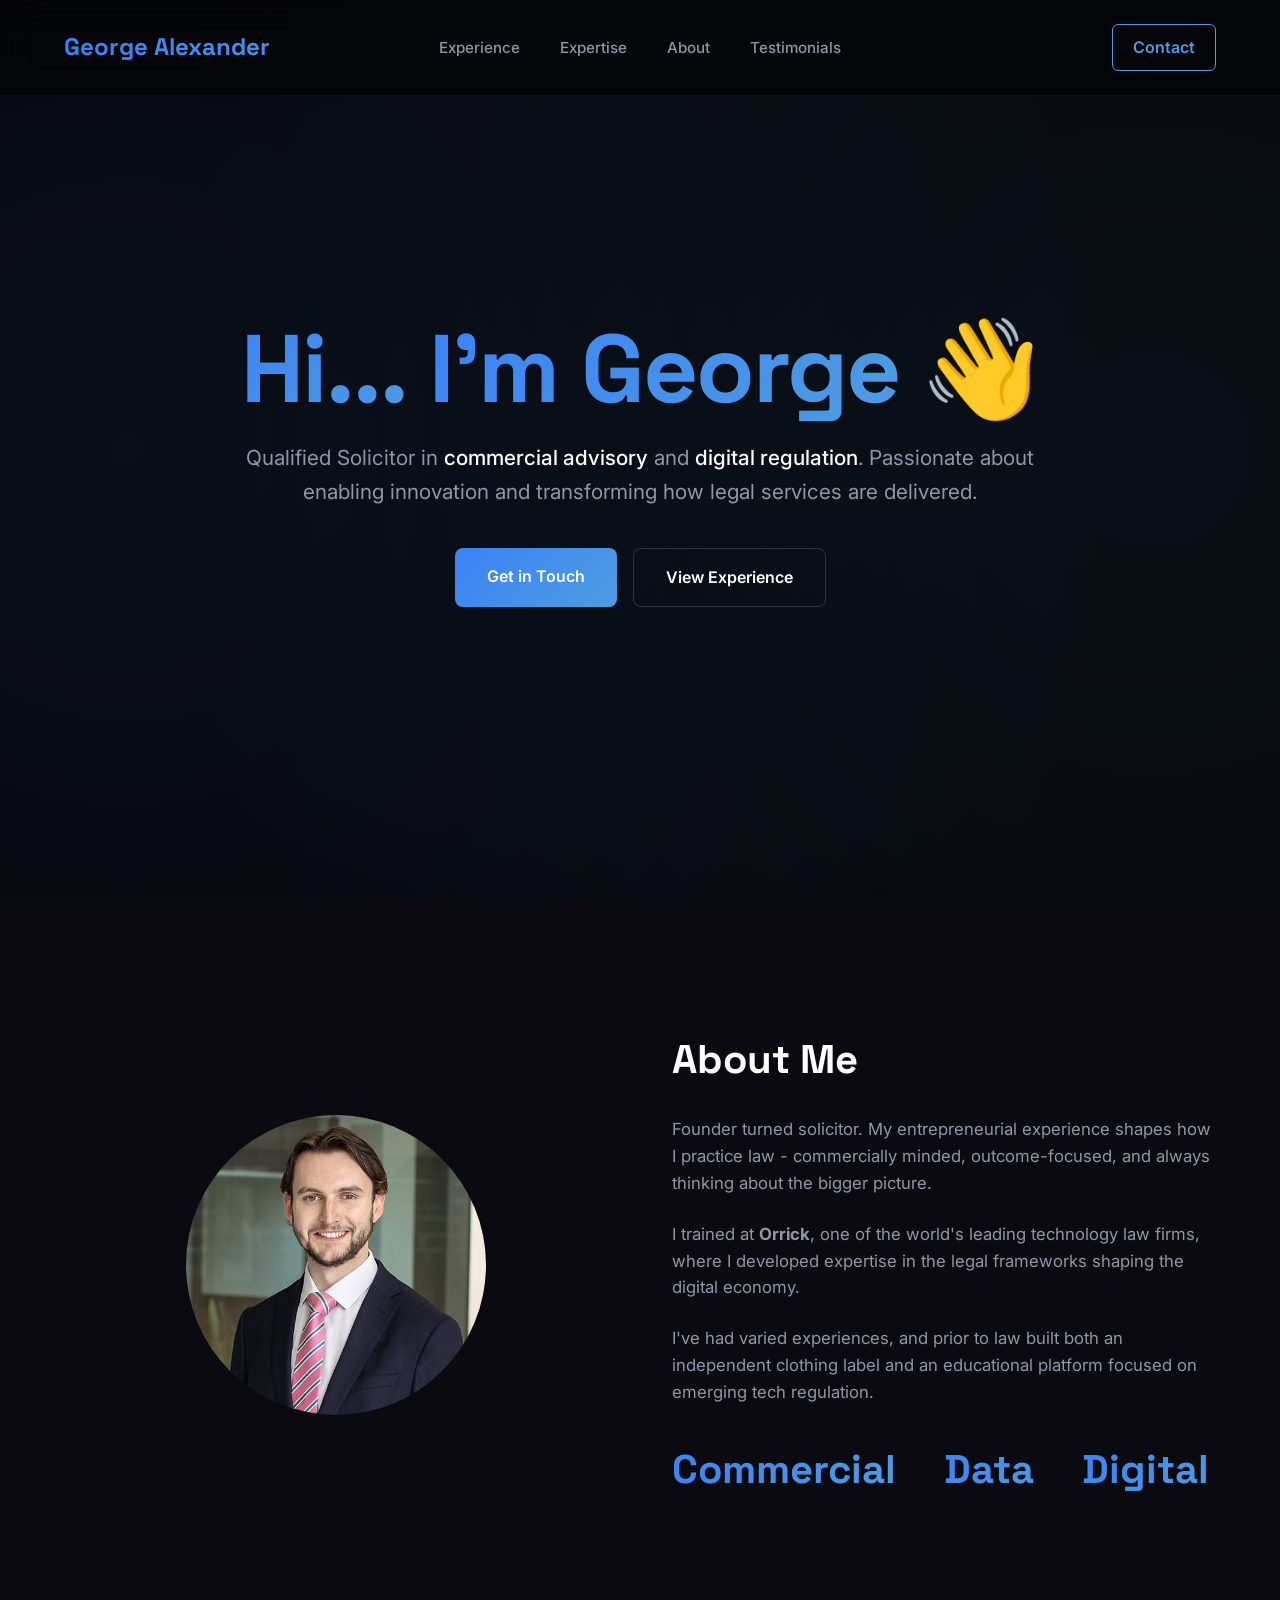
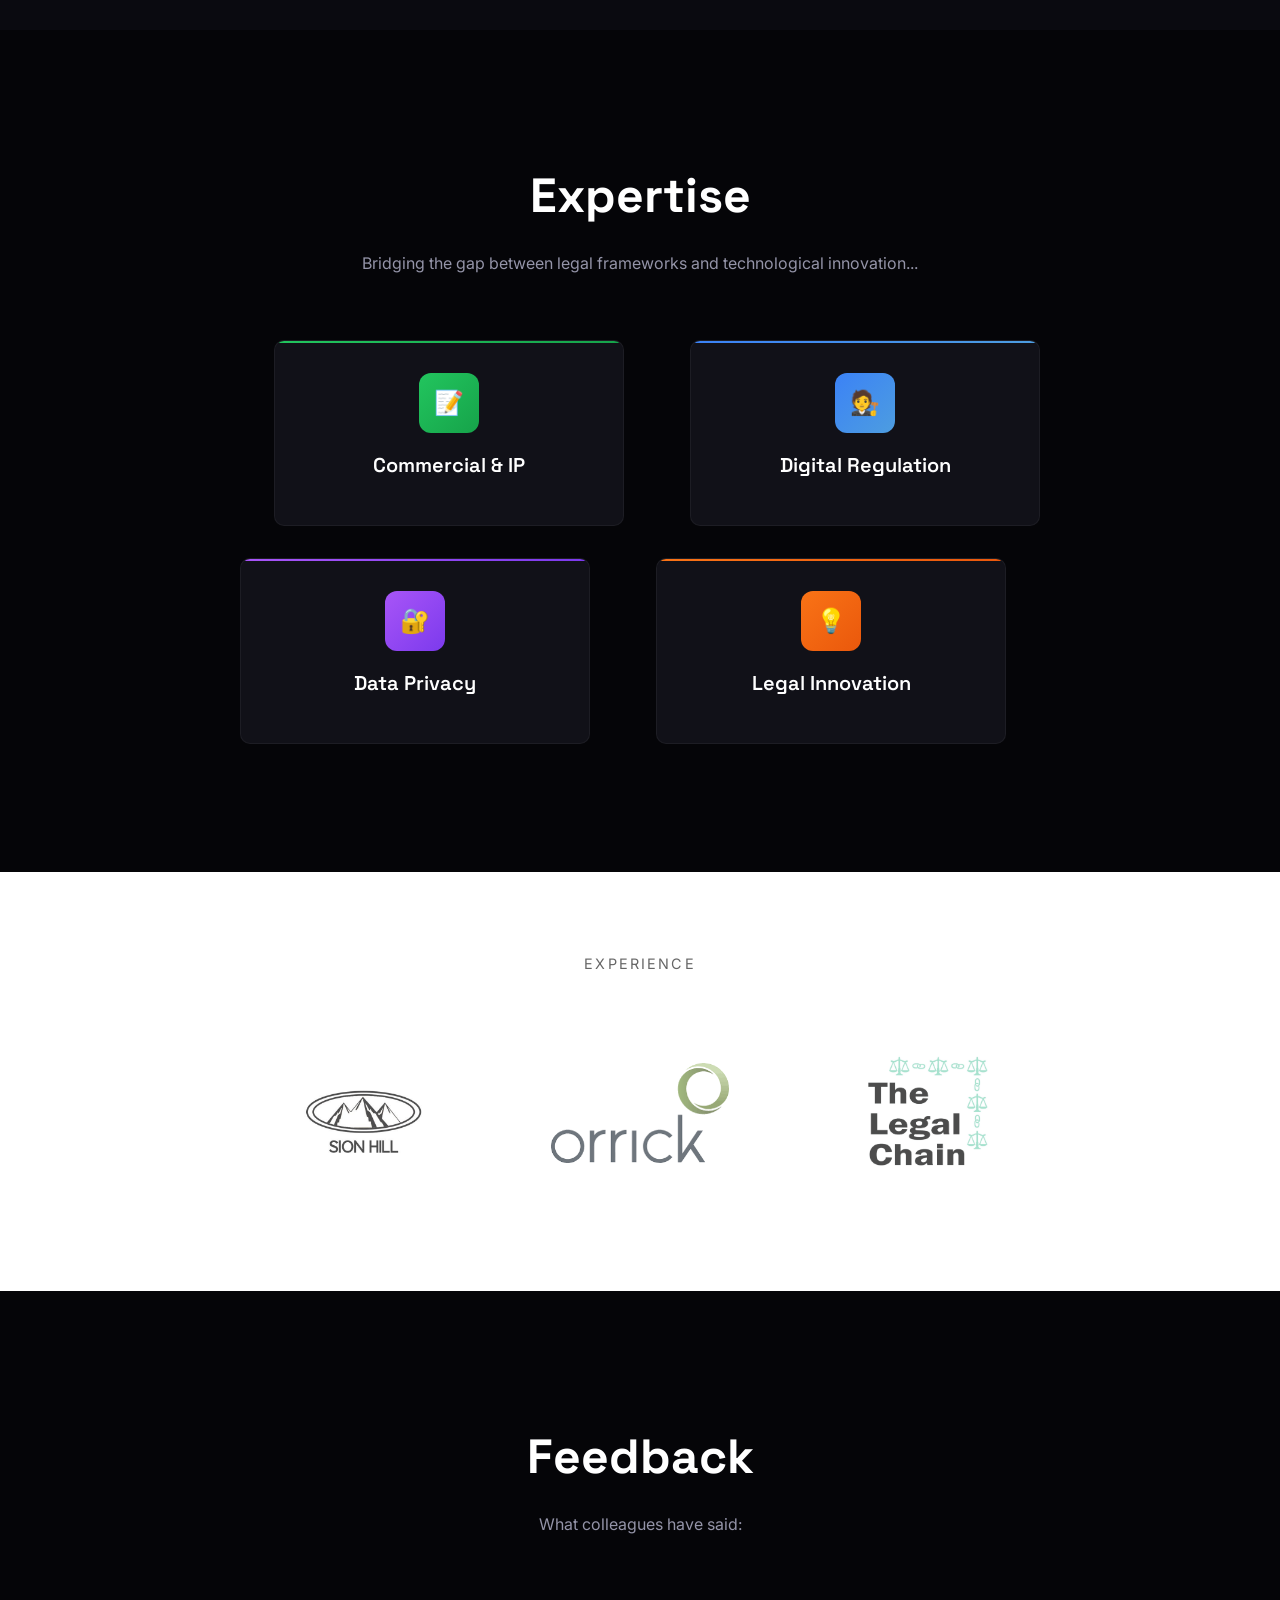
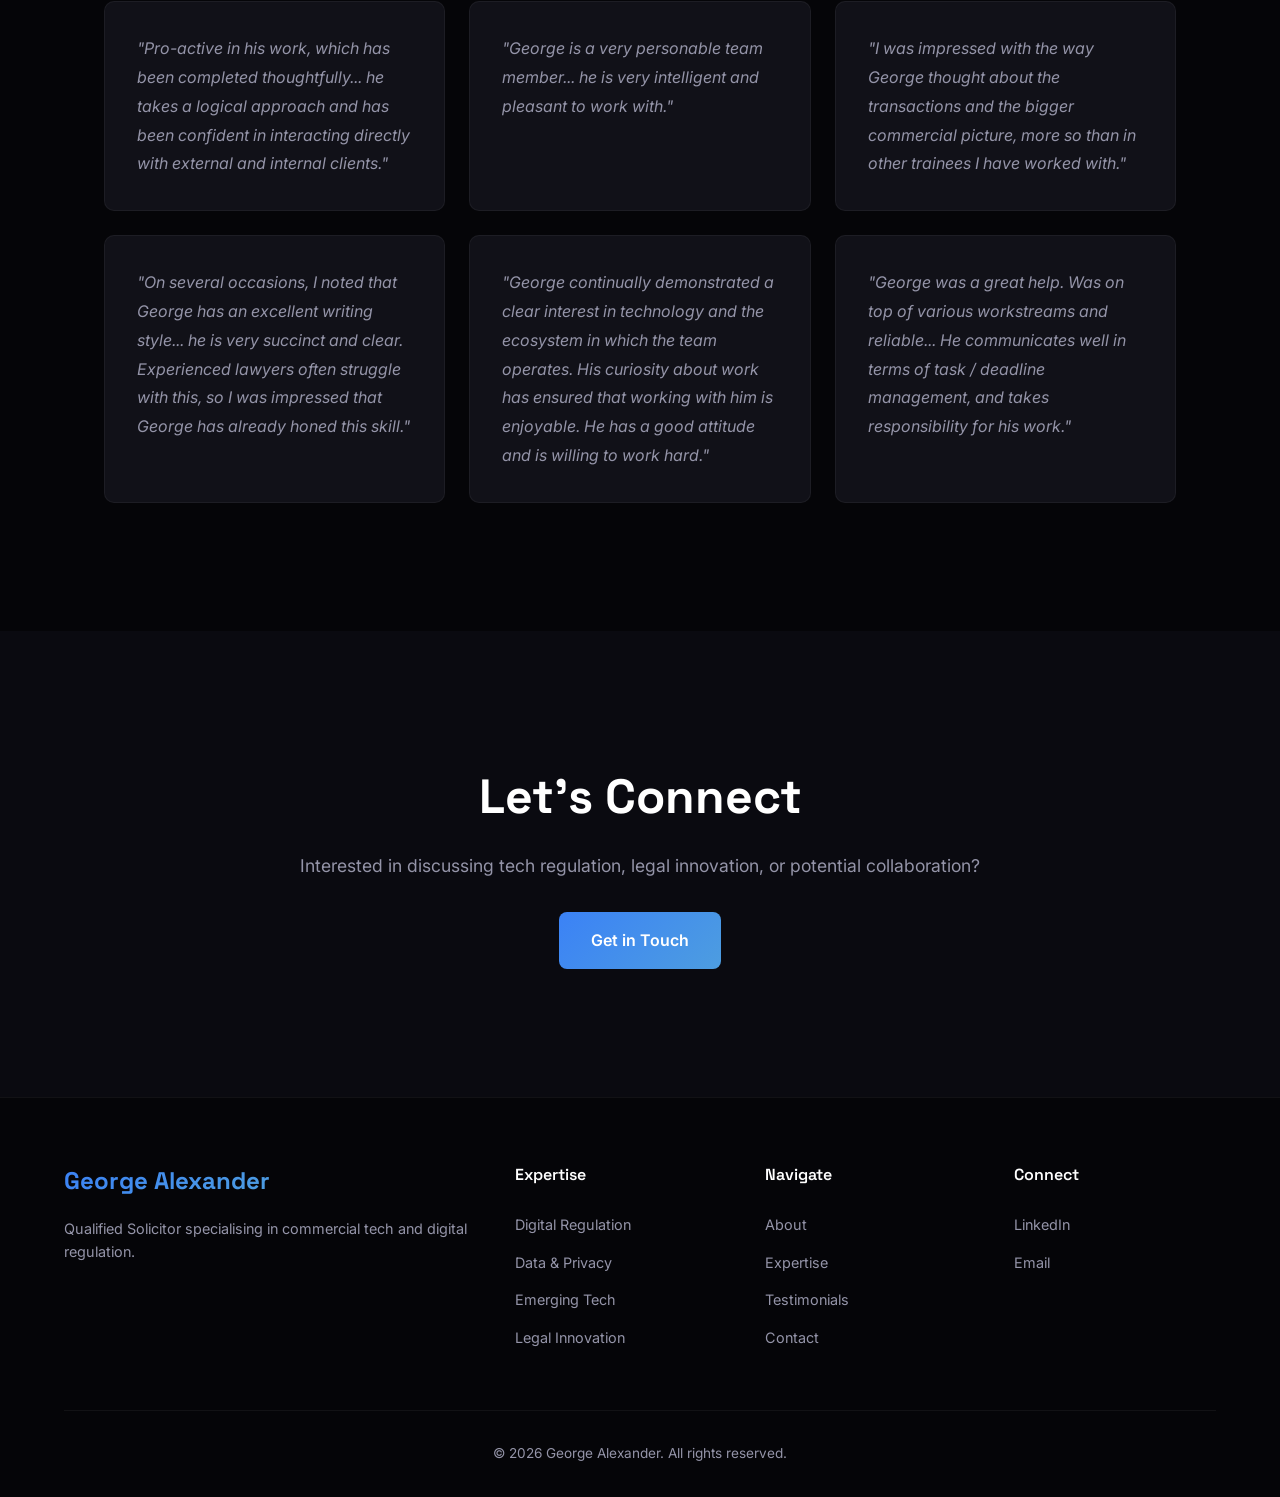
<file: index.html>
<!DOCTYPE html>
<html lang="en">
<head>
    <meta charset="UTF-8">
    <meta name="viewport" content="width=device-width, initial-scale=1.0">
    <title>George Alexander | Tech & Digital Regulation Solicitor</title>
    <link rel="preconnect" href="https://fonts.googleapis.com">
    <link rel="preconnect" href="https://fonts.gstatic.com" crossorigin>
    <link href="https://fonts.googleapis.com/css2?family=Space+Grotesk:wght@400;500;600;700&family=Inter:wght@400;500;600&display=swap" rel="stylesheet">
    <link rel="stylesheet" href="css/styles.css">
    <link rel="stylesheet" href="css/mobile.css" media="(max-width: 768px)">
    <script>
        // Run before render to prevent browser scrolling to hash anchors
        if (history.scrollRestoration) history.scrollRestoration = 'manual';
        if (location.hash) history.replaceState(null, '', location.pathname + location.search);
        window.scrollTo(0, 0);
    </script>
</head>
<body>
    <!-- Navigation -->
    <nav>
        <div class="logo">George Alexander</div>
        <ul class="nav-links">
            <li class="nav-dropdown">
                <a href="#" class="nav-dropdown-toggle">Experience</a>
                <ul class="nav-dropdown-menu">
                    <li><a href="orrick.html">Orrick</a></li>
                    <li><a href="legal-chain.html">The Legal Chain</a></li>
                    <li><a href="sion-hill.html">Sion Hill</a></li>
                </ul>
            </li>
            <li><a href="#services">Expertise</a></li>
            <li><a href="#about">About</a></li>
            <li><a href="#testimonials">Testimonials</a></li>
        </ul>
        <div class="nav-right">
            <a href="https://www.linkedin.com/in/george-alexander-3714641a6/" target="_blank" class="nav-cta">Contact</a>
            <button class="nav-hamburger" aria-label="Toggle menu">
                <span></span><span></span><span></span>
            </button>
        </div>
    </nav>

    <!-- Hero Section -->
    <section class="hero">
        <div class="hero-content">
            <h1 class="hero-title" id="heroTitle">
                <span id="greeting"><span class="hi-text">Hi...</span> <span class="george">I'm George</span> <span class="emoji">👋</span></span>
                <span id="intro"><span class="im-text">I'm exploring opportunitites.</span></span>
                <span id="finalName"><span class="first-name">Let's</span> <span class="last-name">connect?</span></span>
         </h1>
            <p class="hero-tagline">
                Qualified Solicitor in <span>commercial advisory</span> and <span>digital regulation</span>.
                Passionate about enabling innovation and transforming how
                legal services are delivered.
            </p>
            <div class="hero-cta">
                <a href="https://www.linkedin.com/in/george-alexander-3714641a6/" target="_blank" class="btn-primary">Get in Touch</a>
                <a href="#services" class="btn-secondary">View Experience</a>
            </div>
        </div>
    </section>

  <!-- About Section -->
    <section class="about" id="about">
        <div class="about-container">
            <div class="about-image">
                <img src="assets/images/george-alexander.jpg" alt="George Alexander">
            </div>
            <div class="about-content">
                <h2>About Me</h2>
                <p>Founder turned solicitor. My entrepreneurial experience shapes how I practice law - commercially minded, outcome-focused, and always thinking about the bigger picture.</p>
                <p>I trained at <strong>Orrick</strong>, one of the world's leading technology law firms, where I developed expertise in the legal frameworks shaping the digital economy.</p>
                <p>I've had varied experiences, and prior to law built both an independent clothing label and an educational platform focused on emerging tech regulation.<br>
                    </p>
                <div class="about-stats">
                    <div class="stat">
                        <h4>Commercial</h4>
                        
                    </div>
                    <div class="stat">
                        <h4>Data</h4>
                       
                    </div>
                    <div class="stat">
                        <h4>Digital</h4>
                        
                    </div>
                </div>
            </div>
        </div>
    </section>
    
    <!-- Expertise Section -->
    <section class="services" id="services">
        <div class="section-header">
            <h2 class="section-title">Expertise</h2>
            <p class="section-subtitle">Bridging the gap between legal frameworks and technological innovation...</p>
        </div>
        <div class="services-grid">
            <a href="orrick.html" class="service-card green">
                <div class="service-icon">📝</div>
                <h3>Commercial & IP</h3>
            </a>
            <a href="orrick.html" class="service-card blue">
                <div class="service-icon">🧑‍⚖️</div>
                <h3>Digital Regulation</h3>
            </a>
            <a href="orrick.html" class="service-card purple">
                <div class="service-icon">🔐</div>
                <h3>Data Privacy</h3>
            </a>
            <a href="orrick.html" class="service-card orange">
                <div class="service-icon">💡</div>
                <h3>Legal Innovation</h3>
            </a>
        </div>
    </section>

    <!-- Experience Bar -->
    <section class="experience-bar">
        <div class="experience-container">
            <p class="experience-text">Experience</p>
            <div class="experience-logos">
                <div class="experience-item">
                    <a href="sion-hill.html">
                        <img src="assets/logos/sion-hill-logo.jpg" alt="Sion Hill" class="experience-logo sion-hill">
                    </a>
                </div>
                <div class="experience-item">
                    <a href="orrick.html">
                        <img src="assets/logos/orrick-logo.png" alt="Orrick Herrington & Sutcliffe" class="experience-logo orrick">
                    </a>
                </div>
                <div class="experience-item">
                    <a href="legal-chain.html">
                        <img src="assets/logos/tlc-logo.jpg" alt="The Legal Chain" class="experience-logo">
                    </a>
                </div>
            </div>
        </div>
    </section>

    <!-- Testimonials -->
    <section class="testimonials" id="testimonials">
        <div class="section-header">
            <h2 class="section-title">Feedback</h2>
            <p class="section-subtitle">What colleagues have said:</p>
        </div>
        <div class="testimonial-grid">
            <div class="testimonial-card">
                <p>"Pro-active in his work, which has been completed thoughtfully... he takes a logical approach and has been confident in interacting directly with external and internal clients."</p>
            </div>
            <div class="testimonial-card">
                <p>"George is a very personable team member... he is very intelligent and pleasant to work with."</p>
            </div>
            <div class="testimonial-card">
                <p>"I was impressed with the way George thought about the transactions and the bigger commercial picture, more so than in other trainees I have worked with."</p>
            </div>
            <div class="testimonial-card">
                <p>"On several occasions, I noted that George has an excellent writing style... he is very succinct and clear. Experienced lawyers often struggle with this, so I was impressed that George has already honed this skill."</p>
            </div>
            <div class="testimonial-card">
                <p>"George continually demonstrated a clear interest in technology and the ecosystem in which the team operates. His curiosity about work has ensured that working with him is enjoyable. He has a good attitude and is willing to work hard."</p>
            </div>
            <div class="testimonial-card">
                <p>"George was a great help. Was on top of various workstreams and reliable... He communicates well in terms of task / deadline management, and takes responsibility for his work."</p>
            </div>
        </div>
    </section>

    <!-- CTA Section -->
    <section class="cta" id="contact">
        <div class="cta-container">
            <h2>Let's Connect</h2>
            <p>Interested in discussing tech regulation, legal innovation, or potential collaboration?</p>
            <a href="https://www.linkedin.com/in/george-alexander-3714641a6/" target="_blank" class="btn-primary">Get in Touch</a>
        </div>
    </section>

    <!-- Footer -->
    <footer>
        <div class="footer-container">
            <div class="footer-brand">
                <div class="logo">George Alexander</div>
                <p>Qualified Solicitor specialising in commercial tech and digital regulation.</p>
            </div>
            <div class="footer-links">
                <h4>Expertise</h4>
                <ul>
                    <li><a href="#services">Digital Regulation</a></li>
                    <li><a href="#services">Data & Privacy</a></li>
                    <li><a href="#services">Emerging Tech</a></li>
                    <li><a href="#services">Legal Innovation</a></li>
                </ul>
            </div>
            <div class="footer-links">
                <h4>Navigate</h4>
                <ul>
                    <li><a href="#about">About</a></li>
                    <li><a href="#services">Expertise</a></li>
                    <li><a href="#testimonials">Testimonials</a></li>
                    <li><a href="#contact">Contact</a></li>
                </ul>
            </div>
            <div class="footer-links">
                <h4>Connect</h4>
                <ul>
                    <li><a href="https://www.linkedin.com/in/george-alexander-3714641a6/" target="_blank">LinkedIn</a></li>
                    <li><a href="mailto:georgeba1@protonmail.com">Email</a></li>
                </ul>
            </div>
        </div>
        <div class="footer-bottom">
            <p>&copy; 2026 George Alexander. All rights reserved.</p>
        </div>
    </footer>
    <script src="js/main.js"></script>
</body>
</html>
</file>
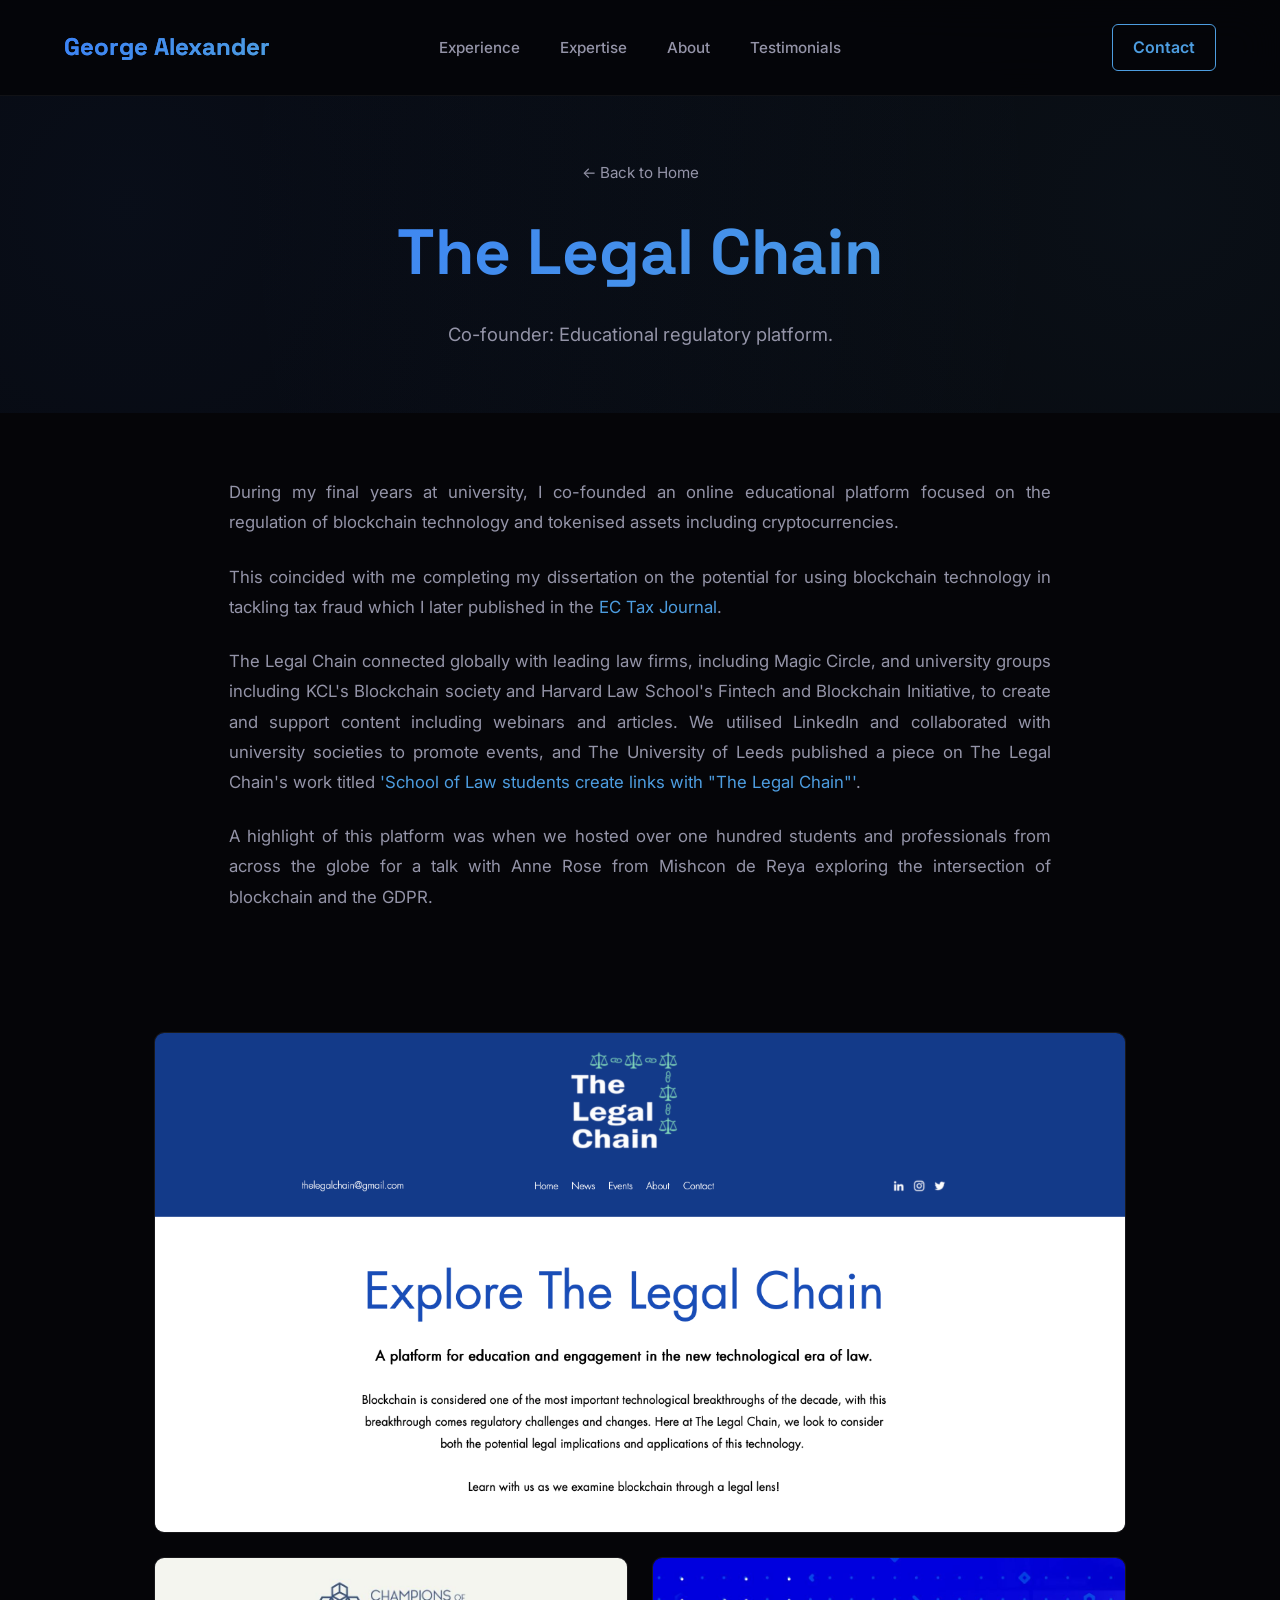
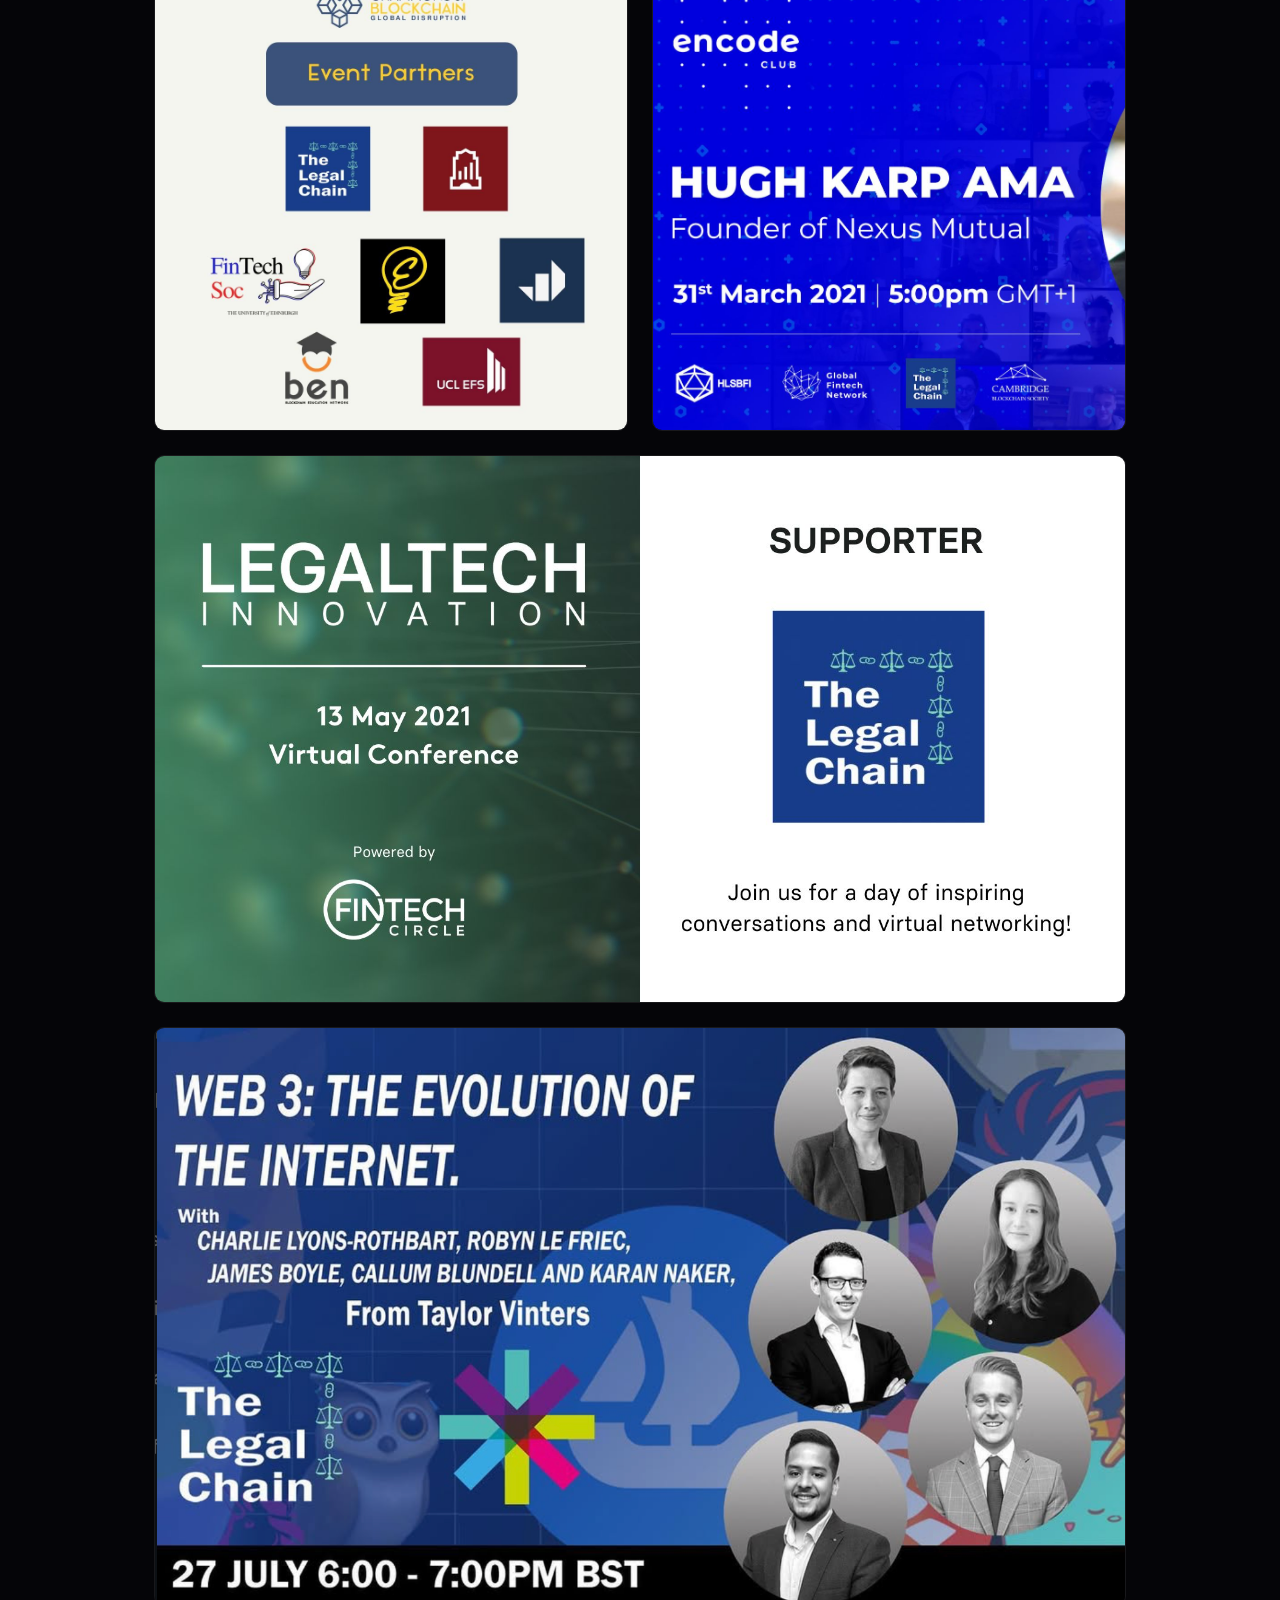
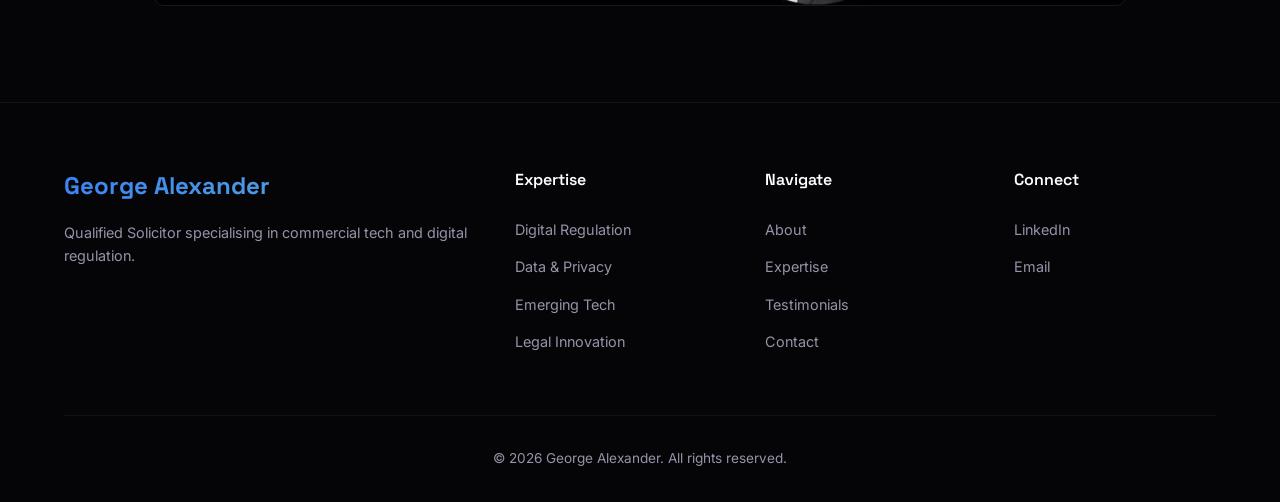
<file: legal-chain.html>
<!DOCTYPE html>
<html lang="en">
<head>
    <meta charset="UTF-8">
    <meta name="viewport" content="width=device-width, initial-scale=1.0">
    <title>The Legal Chain | George Alexander</title>
    <link rel="preconnect" href="https://fonts.googleapis.com">
    <link rel="preconnect" href="https://fonts.gstatic.com" crossorigin>
    <link href="https://fonts.googleapis.com/css2?family=Space+Grotesk:wght@400;500;600;700&family=Inter:wght@400;500;600&display=swap" rel="stylesheet">
    <link rel="stylesheet" href="css/styles.css">
    <link rel="stylesheet" href="css/legal-chain.css">
    <link rel="stylesheet" href="css/mobile.css" media="(max-width: 768px)">
</head>
<body>
    <!-- Navigation -->
    <nav>
        <div class="logo"><a href="index.html" style="text-decoration: none; -webkit-text-fill-color: transparent; background: var(--gradient); -webkit-background-clip: text; background-clip: text;">George Alexander</a></div>
        <ul class="nav-links">
            <li class="nav-dropdown">
                <a href="#" class="nav-dropdown-toggle">Experience</a>
                <ul class="nav-dropdown-menu">
                    <li><a href="orrick.html">Orrick</a></li>
                    <li><a href="legal-chain.html">The Legal Chain</a></li>
                    <li><a href="sion-hill.html">Sion Hill</a></li>
                </ul>
            </li>
            <li><a href="index.html#services">Expertise</a></li>
            <li><a href="index.html#about">About</a></li>
            <li><a href="index.html#testimonials">Testimonials</a></li>
        </ul>
        <div class="nav-right">
            <a href="https://www.linkedin.com/in/george-alexander-3714641a6/" target="_blank" class="nav-cta">Contact</a>
            <button class="nav-hamburger" aria-label="Toggle menu">
                <span></span><span></span><span></span>
            </button>
        </div>
    </nav>

    <!-- Hero -->
    <section class="tlc-hero">
        <div class="tlc-hero-content">
            <a href="index.html" class="back-link">&larr; Back to Home</a>
            <h1>The Legal Chain</h1>
            <p class="tlc-subtitle">Co-founder: Educational regulatory platform.</p>
        </div>
    </section>

    <!-- Content -->
    <section class="tlc-content">
        <p>During my final years at university, I co-founded an online educational platform focused on the regulation of blockchain technology and tokenised assets including cryptocurrencies.</p> <p>This coincided with me completing my dissertation on the potential for using blockchain technology in tackling tax fraud which I later published in the <a href='https://kluwerlawonline.com/journalarticle/EC+Tax+Review/31.3/ECTA2022014'>EC Tax Journal</a>.</p>

        <p>The Legal Chain connected globally with leading law firms, including Magic Circle, and university groups including KCL's Blockchain society and Harvard Law School's Fintech and Blockchain Initiative, to create and support content including webinars and articles. We utilised LinkedIn and collaborated with university societies to promote events, and The University of Leeds published a piece on The Legal Chain's work titled <a href="https://essl.leeds.ac.uk/law/news/article/1410/school-of-law-students-create-links-with-the-legal-chain">'School of Law students create links with "The Legal Chain"'</a>.</p>

        <p>A highlight of this platform was when we hosted over one hundred students and professionals from across the globe for a talk with Anne Rose from Mishcon de Reya exploring the intersection of blockchain and the GDPR.</p>
    </section>

    <!-- Image Gallery -->
    <section class="tlc-gallery">
        <div class="tlc-gallery-grid">
            <div class="tlc-gallery-item wide">
                <img src="assets/images/tlc/tlc-website.png" alt="The Legal Chain website">
            </div>
            <div class="tlc-gallery-item">
                <img src="assets/images/tlc/event-partners.jpeg" alt="Champions of Blockchain - Event Partners including The Legal Chain">
            </div>
            <div class="tlc-gallery-item">
                <img src="assets/images/tlc/encode-club.jpeg" alt="Encode Club - Hugh Karp AMA with The Legal Chain as partner" >
            </div>
            <div class="tlc-gallery-item wide">
                <img src="assets/images/tlc/legaltech-innovation.jpeg" alt="LegalTech Innovation Virtual Conference - The Legal Chain as supporter">
            </div>
            <div class="tlc-gallery-item wide">
                <img src="assets/images/tlc/web3-event.png" alt="Web 3: The Evolution of the Internet - The Legal Chain event with Taylor Vinters">
            </div>
        </div>
    </section>

    <!-- Footer -->
    <footer>
        <div class="footer-container">
            <div class="footer-brand">
                <div class="logo">George Alexander</div>
                <p>Qualified Solicitor specialising in commercial tech and digital regulation.</p>
            </div>
            <div class="footer-links">
                <h4>Expertise</h4>
                <ul>
                    <li><a href="index.html#services">Digital Regulation</a></li>
                    <li><a href="index.html#services">Data & Privacy</a></li>
                    <li><a href="index.html#services">Emerging Tech</a></li>
                    <li><a href="index.html#services">Legal Innovation</a></li>
                </ul>
            </div>
            <div class="footer-links">
                <h4>Navigate</h4>
                <ul>
                    <li><a href="index.html#about">About</a></li>
                    <li><a href="index.html#services">Expertise</a></li>
                    <li><a href="index.html#testimonials">Testimonials</a></li>
                    <li><a href="index.html#contact">Contact</a></li>
                </ul>
            </div>
            <div class="footer-links">
                <h4>Connect</h4>
                <ul>
                    <li><a href="https://www.linkedin.com/in/george-alexander-3714641a6/" target="_blank">LinkedIn</a></li>
                    <li><a href="mailto:georgeba1@protonmail.com">Email</a></li>
                </ul>
            </div>
        </div>
        <div class="footer-bottom">
            <p>&copy; 2026 George Alexander. All rights reserved.</p>
        </div>
    </footer>
</body>
</html>
</file>
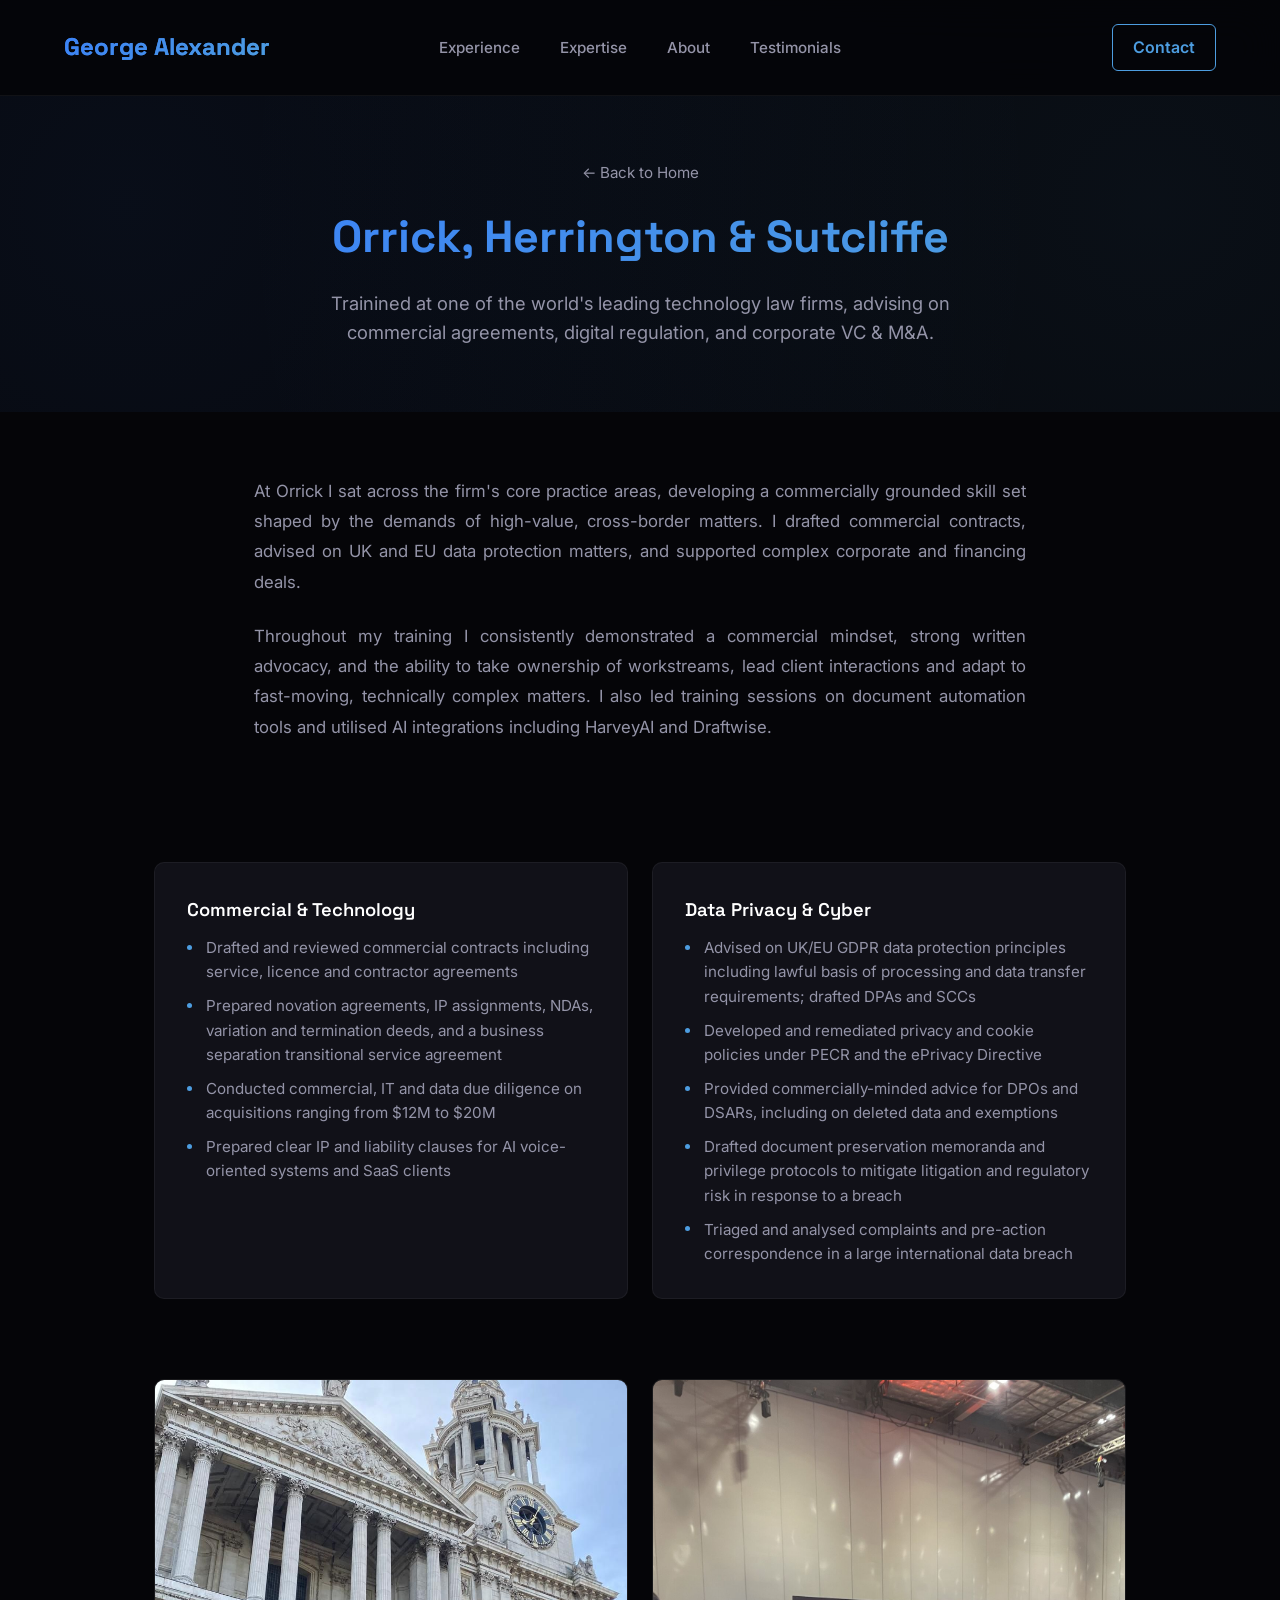
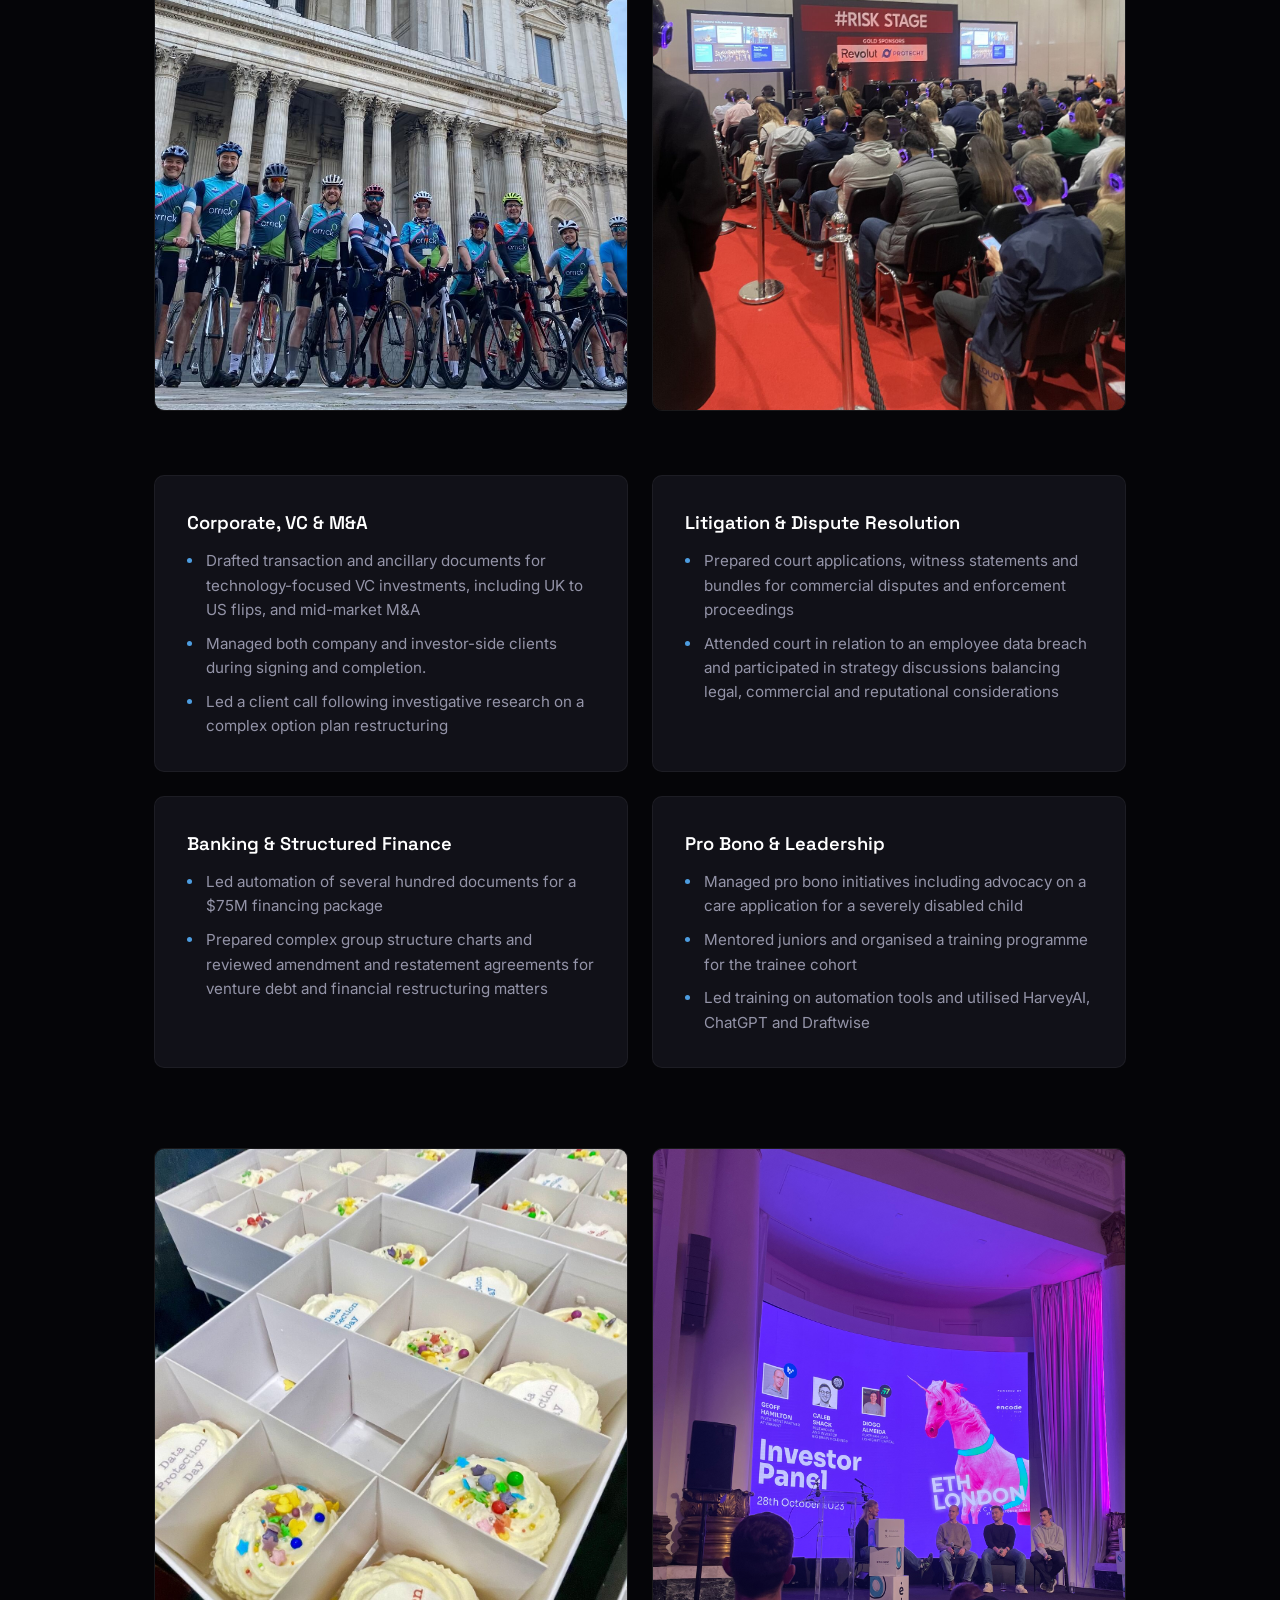
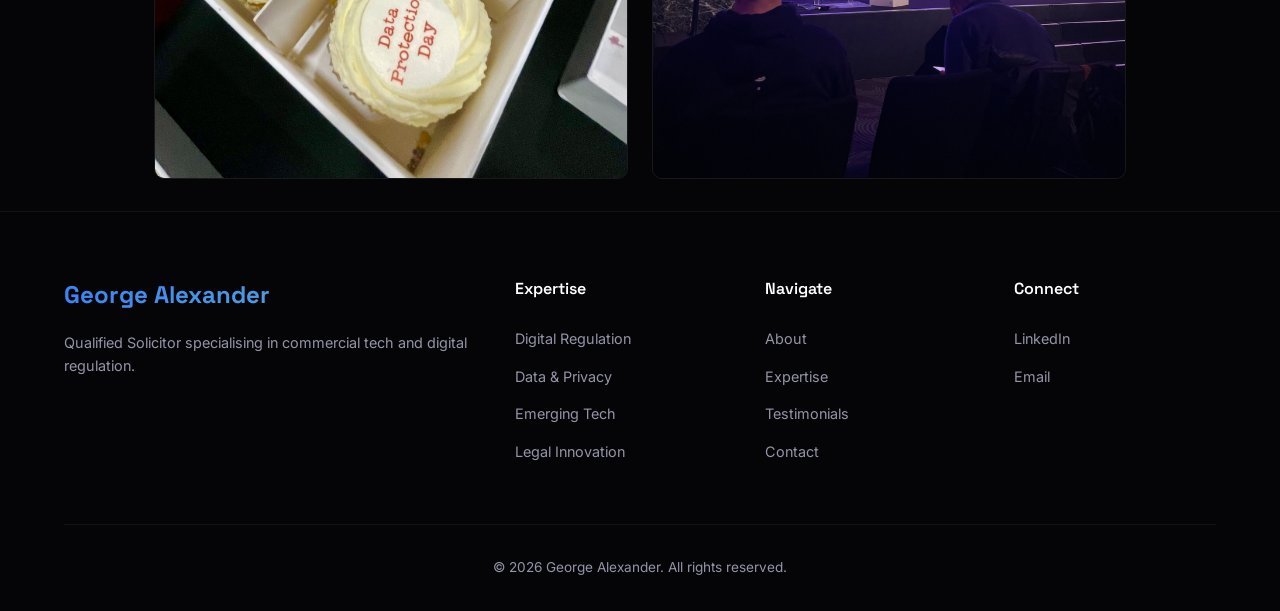
<file: orrick.html>
<!DOCTYPE html>
<html lang="en">
<head>
    <meta charset="UTF-8">
    <meta name="viewport" content="width=device-width, initial-scale=1.0">
    <title>Orrick Experience | George Alexander</title>
    <link rel="preconnect" href="https://fonts.googleapis.com">
    <link rel="preconnect" href="https://fonts.gstatic.com" crossorigin>
    <link href="https://fonts.googleapis.com/css2?family=Space+Grotesk:wght@400;500;600;700&family=Inter:wght@400;500;600&display=swap" rel="stylesheet">
    <link rel="stylesheet" href="css/styles.css">
    <link rel="stylesheet" href="css/orrick.css">
    <link rel="stylesheet" href="css/mobile.css" media="(max-width: 768px)">
</head>
<body>
    <!-- Navigation -->
    <nav>
        <div class="logo"><a href="index.html" style="text-decoration: none; -webkit-text-fill-color: transparent; background: var(--gradient); -webkit-background-clip: text; background-clip: text;">George Alexander</a></div>
        <ul class="nav-links">
            <li class="nav-dropdown">
                <a href="#" class="nav-dropdown-toggle">Experience</a>
                <ul class="nav-dropdown-menu">
                    <li><a href="orrick.html">Orrick</a></li>
                    <li><a href="legal-chain.html">The Legal Chain</a></li>
                    <li><a href="sion-hill.html">Sion Hill</a></li>
                </ul>
            </li>
            <li><a href="index.html#services">Expertise</a></li>
            <li><a href="index.html#about">About</a></li>
            <li><a href="index.html#testimonials">Testimonials</a></li>
        </ul>
        <div class="nav-right">
            <a href="https://www.linkedin.com/in/george-alexander-3714641a6/" target="_blank" class="nav-cta">Contact</a>
            <button class="nav-hamburger" aria-label="Toggle menu">
                <span></span><span></span><span></span>
            </button>
        </div>
    </nav>

    <!-- Hero -->
    <section class="ork-hero">
        <div class="ork-hero-content">
            <a href="index.html" class="back-link">&larr; Back to Home</a>
            <h1>Orrick, Herrington & Sutcliffe</h1>
            <p class="ork-subtitle">Trainined at one of the world's leading technology law firms, advising on commercial agreements, digital regulation, and corporate VC & M&A.</p>
        </div>
    </section>

    <!-- Overview Content -->
    <section class="ork-content">
        <p>At Orrick I sat across the firm's core practice areas, developing a commercially grounded skill set shaped by the demands of high-value, cross-border matters. I drafted commercial contracts, advised on UK and EU data protection matters, and supported complex corporate and financing deals.</p>

        <p>Throughout my training I consistently demonstrated a commercial mindset, strong written advocacy, and the ability to take ownership of workstreams, lead client interactions and adapt to fast-moving, technically complex matters. I also led training sessions on document automation tools and utilised AI integrations including HarveyAI and Draftwise.</p>
    </section>

    <!-- Primary Practice Areas -->
    <section class="ork-areas">
        <div class="ork-areas-grid">
            <div class="ork-area-card">
                <h3>Commercial & Technology</h3>
                <ul class="ork-card-list">
                    <li>Drafted and reviewed commercial contracts including service, licence and contractor agreements</li>
                    <li>Prepared novation agreements, IP assignments, NDAs, variation and termination deeds, and a business separation transitional service agreement</li>
                    <li>Conducted commercial, IT and data due diligence on acquisitions ranging from $12M to $20M</li>
                    <li>Prepared clear IP and liability clauses for AI voice-oriented systems and SaaS clients</li>
                </ul>
            </div>
            <div class="ork-area-card">
                <h3>Data Privacy & Cyber</h3>
                <ul class="ork-card-list">
                    <li>Advised on UK/EU GDPR data protection principles including lawful basis of processing and data transfer requirements; drafted DPAs and SCCs</li>
                    <li>Developed and remediated privacy and cookie policies under PECR and the ePrivacy Directive</li>
                    <li>Provided commercially-minded advice for DPOs and DSARs, including on deleted data and exemptions</li>
                    <li>Drafted document preservation memoranda and privilege protocols to mitigate litigation and regulatory risk in response to a breach
                    </li>
                    <li>Triaged and analysed complaints and pre-action correspondence in a large international data breach</li>
                </ul>
            </div>
        </div>
    </section>


    <!-- Image break -->
    <section class="ork-gallery">
        <div class="ork-gallery-grid">
            <div class="ork-gallery-item">
                <img src="assets/images/orrick/orrick-3.jpeg" alt="Orrick team">
            </div>
            <div class="ork-gallery-item">
                <img src="assets/images/orrick/orrick-4.jpeg" alt="Orrick team">
            </div>
        </div>
    </section>


    <!-- Corporate Support -->
    <section class="ork-areas">
        <div class="ork-areas-grid">
            <div class="ork-area-card">
                <h3>Corporate, VC & M&A</h3>
                <ul class="ork-card-list">
                    <li>Drafted transaction and ancillary documents for technology-focused VC investments, including UK to US flips, and mid-market M&A</li>
                    <li>Managed both company and investor-side clients during signing and completion.</li>
                    <li>Led a client call following investigative research on a complex option plan restructuring</li>
                </ul>
            </div>
             <div class="ork-area-card">
                <h3>Litigation & Dispute Resolution</h3>
                <ul class="ork-card-list">
                    <li>Prepared court applications, witness statements and bundles for commercial disputes and enforcement proceedings</li>
                    <li>Attended court in relation to an employee data breach and participated in strategy discussions balancing legal, commercial and reputational considerations</li>
                </ul>
            </div>
            <div class="ork-area-card">
                <h3>Banking & Structured Finance</h3>
                <ul class="ork-card-list">
                    <li>Led automation of several hundred documents for a $75M financing package</li>
                    <li>Prepared complex group structure charts and reviewed amendment and restatement agreements for venture debt and financial restructuring matters</li>
                </ul>
            </div>
            <div class="ork-area-card">
                <h3>Pro Bono & Leadership</h3>
                <ul class="ork-card-list">
                    <li>Managed pro bono initiatives including advocacy on a care application for a severely disabled child</li>
                    <li>Mentored juniors and organised a training programme for the trainee cohort</li>
                    <li>Led training on automation tools and utilised HarveyAI, ChatGPT and Draftwise</li>
                </ul>
            </div>
        </div>
    </section>

      <!-- Image break -->
    <section class="ork-gallery">
        <div class="ork-gallery-grid">
            <div class="ork-gallery-item" style="max-width: 500px; margin: 0 auto;">
                <img src="assets/images/orrick/orrick-5.jpeg" alt="Orrick team">
            </div>
             <div class="ork-gallery-item">
                <img src="assets/images/orrick/orrick-2.jpeg" alt="ETH London Investor Panel at Encode Club">
            </div>
        </div>
        
    </section>

    <!-- Footer -->
    <footer>
        <div class="footer-container">
            <div class="footer-brand">
                <div class="logo">George Alexander</div>
                <p>Qualified Solicitor specialising in commercial tech and digital regulation.</p>
            </div>
            <div class="footer-links">
                <h4>Expertise</h4>
                <ul>
                    <li><a href="index.html#services">Digital Regulation</a></li>
                    <li><a href="index.html#services">Data & Privacy</a></li>
                    <li><a href="index.html#services">Emerging Tech</a></li>
                    <li><a href="index.html#services">Legal Innovation</a></li>
                </ul>
            </div>
            <div class="footer-links">
                <h4>Navigate</h4>
                <ul>
                    <li><a href="index.html#about">About</a></li>
                    <li><a href="index.html#services">Expertise</a></li>
                    <li><a href="index.html#testimonials">Testimonials</a></li>
                    <li><a href="index.html#contact">Contact</a></li>
                </ul>
            </div>
            <div class="footer-links">
                <h4>Connect</h4>
                <ul>
                    <li><a href="https://www.linkedin.com/in/george-alexander-3714641a6/" target="_blank">LinkedIn</a></li>
                    <li><a href="mailto:georgeba1@protonmail.com">Email</a></li>
                </ul>
            </div>
        </div>
        <div class="footer-bottom">
            <p>&copy; 2026 George Alexander. All rights reserved.</p>
        </div>
    </footer>
</body>
</html>
</file>
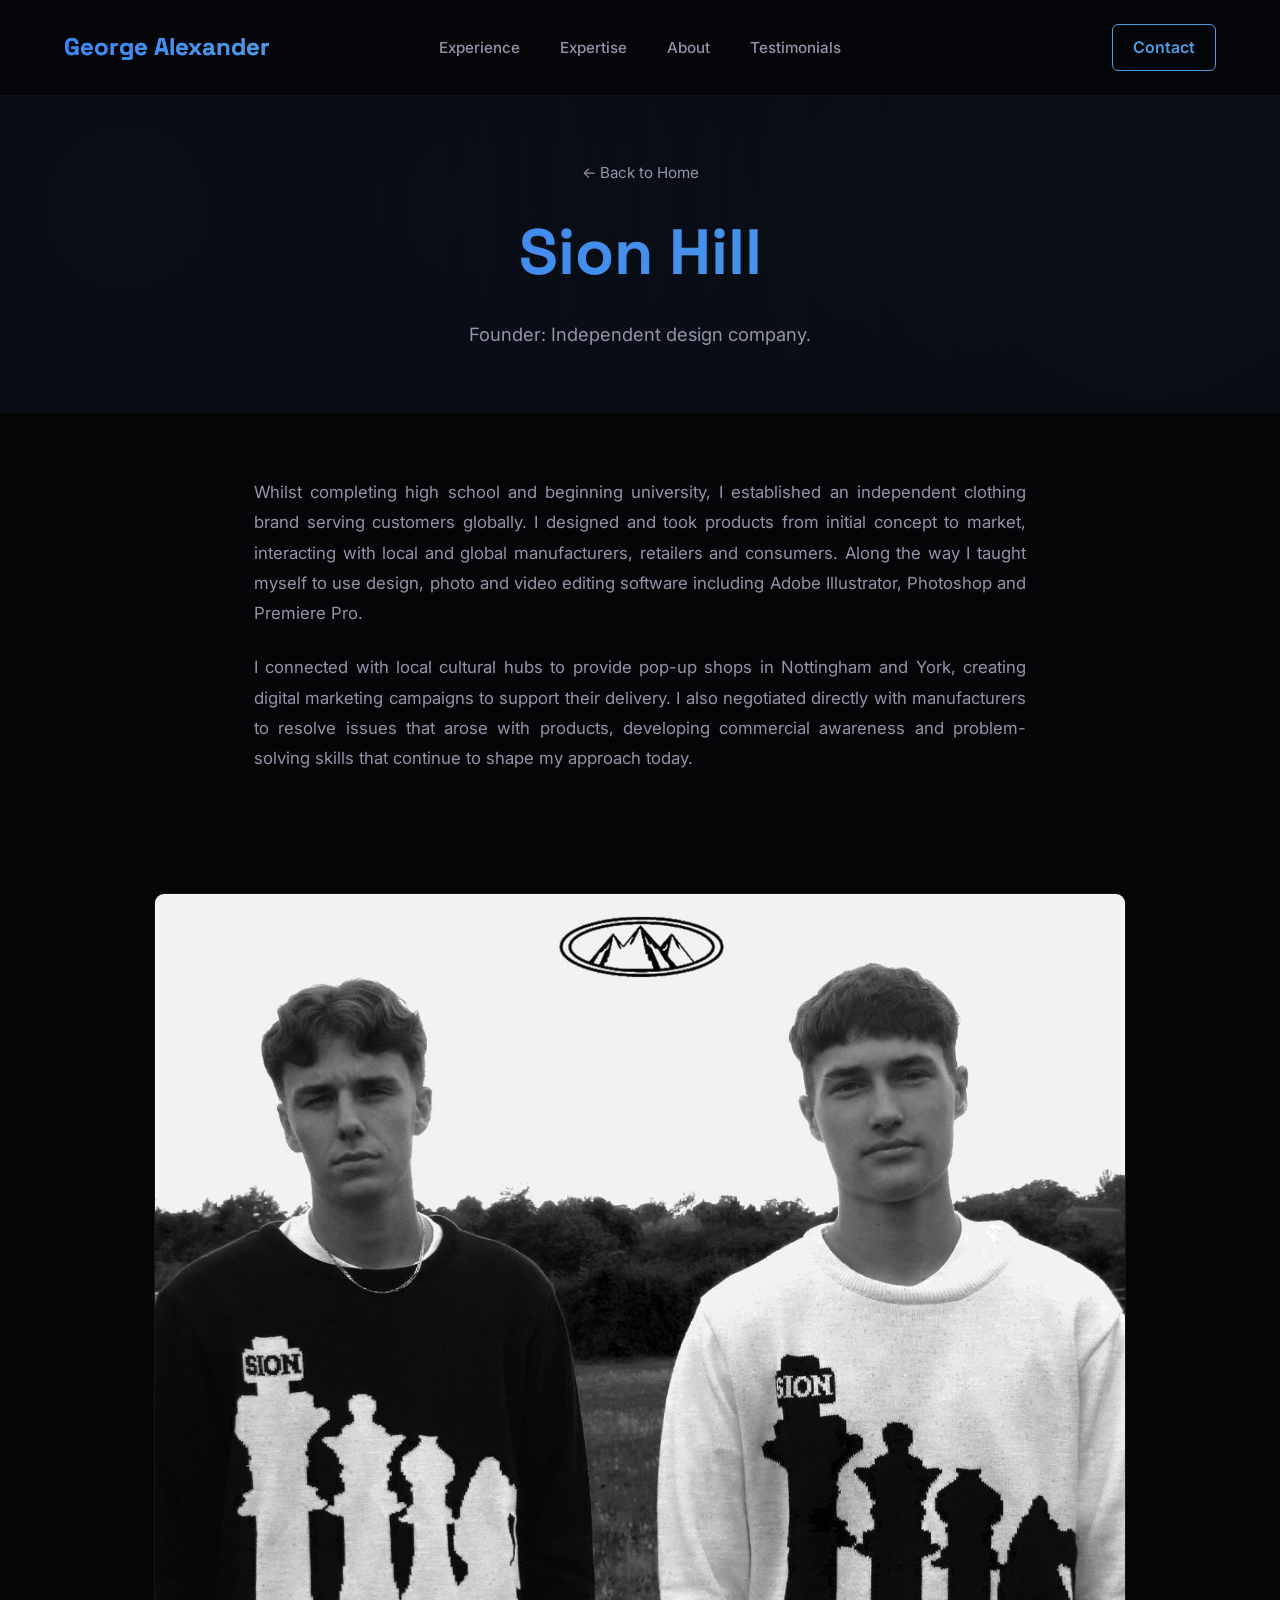
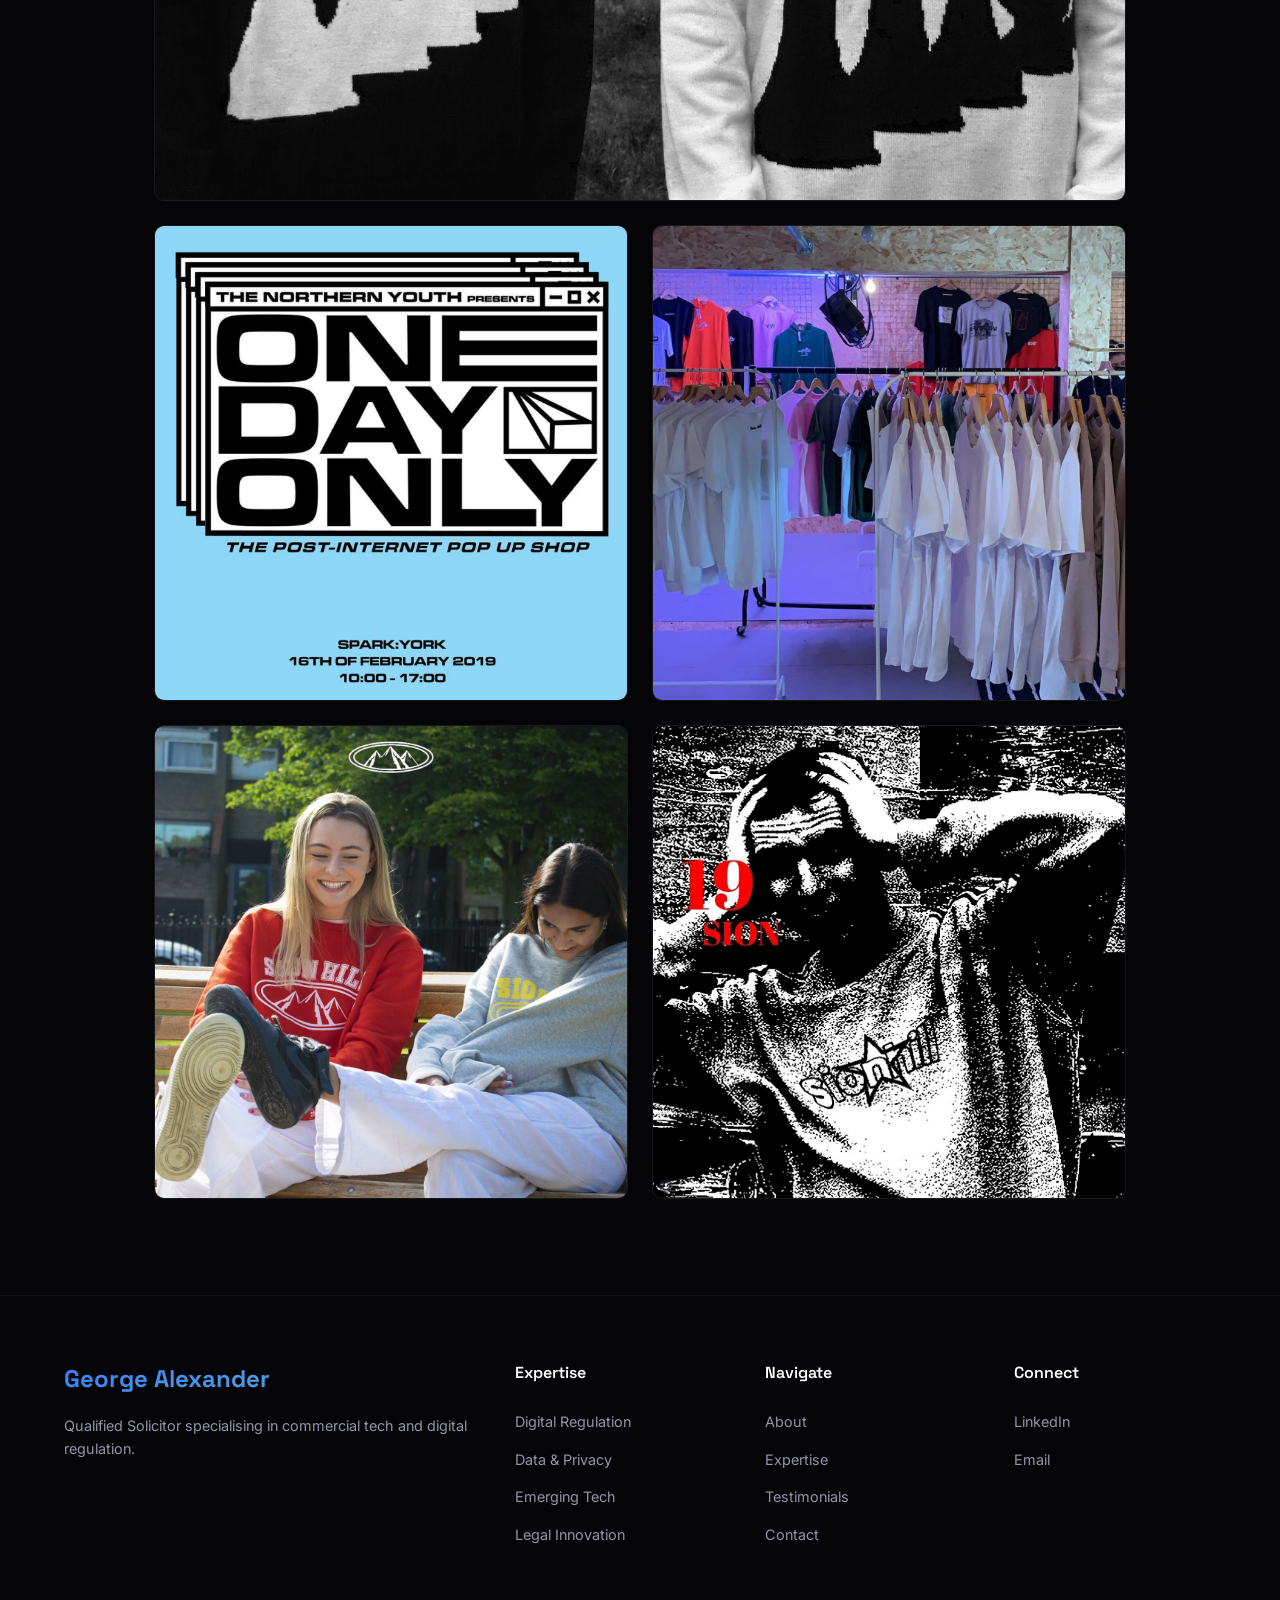
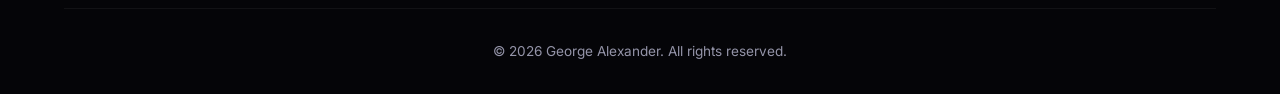
<file: sion-hill.html>
<!DOCTYPE html>
<html lang="en">
<head>
    <meta charset="UTF-8">
    <meta name="viewport" content="width=device-width, initial-scale=1.0">
    <title>Sion Hill | George Alexander</title>
    <link rel="preconnect" href="https://fonts.googleapis.com">
    <link rel="preconnect" href="https://fonts.gstatic.com" crossorigin>
    <link href="https://fonts.googleapis.com/css2?family=Space+Grotesk:wght@400;500;600;700&family=Inter:wght@400;500;600&display=swap" rel="stylesheet">
    <link rel="stylesheet" href="css/styles.css">
    <link rel="stylesheet" href="css/sion-hill.css">
    <link rel="stylesheet" href="css/mobile.css" media="(max-width: 768px)">
</head>
<body>
    <!-- Navigation -->
    <nav>
        <div class="logo"><a href="index.html" style="text-decoration: none; -webkit-text-fill-color: transparent; background: var(--gradient); -webkit-background-clip: text; background-clip: text;">George Alexander</a></div>
        <ul class="nav-links">
            <li class="nav-dropdown">
                <a href="#" class="nav-dropdown-toggle">Experience</a>
                <ul class="nav-dropdown-menu">
                    <li><a href="orrick.html">Orrick</a></li>
                    <li><a href="legal-chain.html">The Legal Chain</a></li>
                    <li><a href="sion-hill.html">Sion Hill</a></li>
                </ul>
            </li>
            <li><a href="index.html#services">Expertise</a></li>
            <li><a href="index.html#about">About</a></li>
            <li><a href="index.html#testimonials">Testimonials</a></li>
        </ul>
        <div class="nav-right">
            <a href="https://www.linkedin.com/in/george-alexander-3714641a6/" target="_blank" class="nav-cta">Contact</a>
            <button class="nav-hamburger" aria-label="Toggle menu">
                <span></span><span></span><span></span>
            </button>
        </div>
    </nav>

    <!-- Hero -->
    <section class="sh-hero">
        <div class="sh-hero-content">
            <a href="index.html" class="back-link">&larr; Back to Home</a>
            <h1>Sion Hill</h1>
            <p class="sh-subtitle">Founder: Independent design company.</p>
        </div>
    </section>

    <!-- Content -->
    <section class="sh-content">
        <p>Whilst completing high school and beginning university, I established an independent clothing brand serving customers globally. I designed and took products from initial concept to market, interacting with local and global manufacturers, retailers and consumers. Along the way I taught myself to use design, photo and video editing software including Adobe Illustrator, Photoshop and Premiere Pro.</p>

        <p>I connected with local cultural hubs to provide pop-up shops in Nottingham and York, creating digital marketing campaigns to support their delivery. I also negotiated directly with manufacturers to resolve issues that arose with products, developing commercial awareness and problem-solving skills that continue to shape my approach today.</p>
    </section>

    <!-- Image Gallery -->
    <section class="sh-gallery">
        <div class="sh-gallery-grid">
            <div class="sh-gallery-item wide">
                <img src="assets/images/sion-hill/chess-knits.png" alt="Sion Hill chess piece knit sweaters collection">
            </div>
            <div class="sh-gallery-item">
                <img src="assets/images/sion-hill/popup-flyer.png" alt="The Northern Youth presents One Day Only pop-up shop at Spark:York">
            </div>
            <div class="sh-gallery-item">
                <img src="assets/images/sion-hill/popup-shop.png" alt="Sion Hill pop-up shop interior with clothing displays">
            </div>
            <div class="sh-gallery-item">
                <img src="assets/images/sion-hill/bench.png" alt="Sion Hill sweatshirts lifestyle photo">
            </div>
            <div class="sh-gallery-item">
                <img src="assets/images/sion-hill/19-sion.png" alt="Sion Hill 19 collection artwork">
            </div>
        </div>
    </section>

    <!-- Footer -->
    <footer>
        <div class="footer-container">
            <div class="footer-brand">
                <div class="logo">George Alexander</div>
                <p>Qualified Solicitor specialising in commercial tech and digital regulation.</p>
            </div>
            <div class="footer-links">
                <h4>Expertise</h4>
                <ul>
                    <li><a href="index.html#services">Digital Regulation</a></li>
                    <li><a href="index.html#services">Data & Privacy</a></li>
                    <li><a href="index.html#services">Emerging Tech</a></li>
                    <li><a href="index.html#services">Legal Innovation</a></li>
                </ul>
            </div>
            <div class="footer-links">
                <h4>Navigate</h4>
                <ul>
                    <li><a href="index.html#about">About</a></li>
                    <li><a href="index.html#services">Expertise</a></li>
                    <li><a href="index.html#testimonials">Testimonials</a></li>
                    <li><a href="index.html#contact">Contact</a></li>
                </ul>
            </div>
            <div class="footer-links">
                <h4>Connect</h4>
                <ul>
                    <li><a href="https://www.linkedin.com/in/george-alexander-3714641a6/" target="_blank">LinkedIn</a></li>
                    <li><a href="mailto:georgeba1@protonmail.com">Email</a></li>
                </ul>
            </div>
        </div>
        <div class="footer-bottom">
            <p>&copy; 2026 George Alexander. All rights reserved.</p>
        </div>
    </footer>
</body>
</html>
</file>
<file: css/styles.css>
/* ========================================
   George Alexander Portfolio - Main Styles
   ======================================== */

/* Reset & Variables */
* {
    margin: 0;
    padding: 0;
    box-sizing: border-box;
}

:root {
    --bg-primary: #050508;
    --bg-secondary: #0a0a10;
    --bg-card: #111118;
    --text-primary: #ffffff;
    --text-secondary: #9494a8;
    --accent-blue: #4d9de0;
    --accent-blue-bright: #3b82f6;
    --accent-blue-dark: #2563eb;
    --gradient: linear-gradient(135deg, #3b82f6 0%, #4d9de0 100%);
}

body {
    font-family: 'Inter', sans-serif;
    background-color: var(--bg-primary);
    color: var(--text-primary);
    line-height: 1.6;
    overflow-x: hidden;
}

/* ========================================
   Navigation
   ======================================== */
nav {
    position: fixed;
    top: 0;
    width: 100%;
    padding: 1.5rem 5%;
    display: grid;
    grid-template-columns: 1fr auto 1fr;
    align-items: center;
    z-index: 1000;
    background: rgba(5, 5, 8, 0.9);
    backdrop-filter: blur(20px);
    border-bottom: 1px solid rgba(255, 255, 255, 0.05);
}


.logo {
    font-family: 'Space Grotesk', sans-serif;
    font-size: 1.5rem;
    font-weight: 700;
    background: var(--gradient);
    -webkit-background-clip: text;
    -webkit-text-fill-color: transparent;
    background-clip: text;
}

.nav-links {
    display: flex;
    gap: 2.5rem;
    list-style: none;
}

.nav-links a {
    color: var(--text-secondary);
    text-decoration: none;
    font-size: 0.95rem;
    font-weight: 500;
    transition: color 0.3s ease;
}

.nav-links a:hover {
    color: var(--text-primary);
}

/* Dropdown */
.nav-dropdown {
    position: relative;
}

.nav-dropdown-toggle {
    cursor: pointer;
}

.nav-dropdown-menu {
    position: absolute;
    top: 100%;
    left: 50%;
    transform: translateX(-50%);
    margin-top: 0.75rem;
    background: rgba(17, 17, 24, 0.95);
    backdrop-filter: blur(20px);
    border: 1px solid rgba(255, 255, 255, 0.1);
    border-radius: 10px;
    padding: 0.5rem 0;
    min-width: 180px;
    list-style: none;
    opacity: 0;
    visibility: hidden;
    transition: opacity 0.2s ease, visibility 0.2s ease, transform 0.2s ease;
    transform: translateX(-50%) translateY(5px);
    z-index: 1001;
}

.nav-dropdown:hover .nav-dropdown-menu {
    opacity: 1;
    visibility: visible;
    transform: translateX(-50%) translateY(0);
}

.nav-dropdown-menu li {
    margin: 0;
}

.nav-dropdown-menu a {
    display: block;
    padding: 0.6rem 1.25rem;
    color: var(--text-secondary);
    text-decoration: none;
    font-size: 0.9rem;
    font-weight: 500;
    transition: color 0.2s ease, background 0.2s ease;
    white-space: nowrap;
}

.nav-dropdown-menu a:hover {
    color: var(--text-primary);
    background: rgba(59, 130, 246, 0.08);
}

.nav-right {
    justify-self: end;
    display: flex;
    align-items: center;
    gap: 1rem;
}

.nav-cta {
    padding: 0.6rem 1.25rem;
    background: transparent;
    border: 1px solid var(--accent-blue);
    border-radius: 6px;
    color: var(--accent-blue);
    font-weight: 600;
    cursor: pointer;
    transition: background 0.3s ease, color 0.3s ease;
    width: fit-content;
    display: inline-flex;
    align-items: center;
    white-space: nowrap;
    text-decoration: none;
}

.nav-cta:hover {
    background: var(--accent-blue);
    color: white;
}

.nav-hamburger {
    display: none;
    flex-direction: column;
    justify-content: center;
    gap: 5px;
    background: none;
    border: none;
    cursor: pointer;
    padding: 0.25rem;
}

.nav-hamburger span {
    display: block;
    width: 24px;
    height: 2px;
    background: var(--text-primary);
    border-radius: 2px;
    transition: all 0.3s ease;
}

/* ========================================
   Hero Section
   ======================================== */
.hero {
    min-height: 100vh;
    display: flex;
    flex-direction: column;
    justify-content: center;
    align-items: center;
    text-align: center;
    padding: 0 5%;
    position: relative;
    overflow: hidden;
}

.hero::before {
    content: '';
    position: absolute;
    top: -50%;
    left: -50%;
    width: 200%;
    height: 200%;
    background: radial-gradient(circle at 30% 50%, rgba(59, 130, 246, 0.07) 0%, transparent 50%),
                radial-gradient(circle at 70% 50%, rgba(77, 157, 224, 0.07) 0%, transparent 50%);
}

.hero-content {
    position: relative;
    z-index: 1;
    max-width: 900px;
}

/* Hero Title Animation Styles */
.hero-title {
    font-family: 'Space Grotesk', sans-serif;
    font-size: clamp(3rem, 8vw, 6rem);
    font-weight: 700;
    letter-spacing: -0.02em;
    margin-bottom: 1.5rem;
    min-height: 1.3em;
    position: relative;
}

/* Gradient text for animated spans */
.hero-title #intro,
.hero-title #finalName .first-name,
.hero-title #finalName .last-name {
    background: var(--gradient);
    -webkit-background-clip: text;
    -webkit-text-fill-color: transparent;
    background-clip: text;
}

/* Greeting child spans get gradient individually */
.hero-title .hi-text,
.hero-title .george {
    display: inline-block;
    background: var(--gradient);
    -webkit-background-clip: text;
    -webkit-text-fill-color: transparent;
    background-clip: text;
}

.hero-title .hi-text {
    opacity: 0;
    transform: translateY(20px);
    transition: all 0.6s cubic-bezier(0.68, -0.55, 0.265, 1.55);
}

.hero-title .george {
    opacity: 0;
    transform: translateY(20px);
    transition: all 0.6s cubic-bezier(0.68, -0.55, 0.265, 1.55);
}

/* Keep emoji yellow */
.hero-title .emoji {
    -webkit-text-fill-color: initial;
    background: none;
    opacity: 0;
    transform: translateY(20px);
    transition: all 0.6s cubic-bezier(0.68, -0.55, 0.265, 1.55);
    display: inline-block;
    transform-origin: 70% 80%;
}

.hero-title .emoji.waving {
    animation: wave 1.8s ease-in-out;
}

@keyframes wave {
    0%   { transform: rotate(0deg); }
    15%  { transform: rotate(14deg); }
    30%  { transform: rotate(-8deg); }
    45%  { transform: rotate(14deg); }
    60%  { transform: rotate(-4deg); }
    75%  { transform: rotate(10deg); }
    100% { transform: rotate(0deg); }
}

/* Greeting and Intro - absolutely positioned, start hidden */
.hero-title {
    font-family: 'Space Grotesk', sans-serif;
    font-size: clamp(3rem, 8vw, 6rem);
    font-weight: 700;
    letter-spacing: -0.02em;
    margin-bottom: 1.5rem;
    min-height: 1.3em;
    position: relative;
    width: 100%; /* Add this */
    display: flex; /* Add this */
    justify-content: center; /* Add this */
}

/* Greeting and Intro - absolutely positioned, start hidden */
.hero-title #greeting,
.hero-title #intro {
    display: block;
    position: absolute;
    left: 50%;
    top: 0;
    width: max-content; /* Change from 100% to max-content */
    opacity: 0;
    transform: translateX(-50%) translateY(20px);
    transition: opacity 0.5s ease, transform 0.5s ease;
    text-align: center;
    white-space: nowrap;
}

/* Intro text parts for squeeze animation */
.hero-title #intro .im-text {
    display: inline-block;
    transition: all 0.6s cubic-bezier(0.68, -0.55, 0.265, 1.55);
    text-align: center;
    white-space: nowrap; /* Keep this */
}

/* Final Name - hidden by default, JS controls visibility */
.hero-title #finalName {
    display: none;
    position: absolute;
    top: 0;
    left: 50%;
    transform: translateX(-50%);
    text-align: center;
    white-space: nowrap;
    width: max-content; /* Add this */
}

/* First and Last name parts */
.hero-title #finalName .first-name,
.hero-title #finalName .last-name {
    display: inline-block;
    opacity: 0;
    transition: all 0.6s cubic-bezier(0.68, -0.55, 0.265, 1.55);
}

.hero-title #finalName .first-name {
    transform: translateY(20px);
}

.hero-title #finalName .last-name {
    transform: translateY(20px);
}

.hero-title #finalName .first-name.visible,
.hero-title #finalName .last-name.visible {
    opacity: 1;
    transform: translateX(0);
   
}

/* Hero Tagline */
.hero-tagline {
    font-size: clamp(1.05rem, 2.2vw, 1.3rem);
    color: var(--text-secondary);
    max-width: 850px;
    margin: 0 auto 2.5rem;
    animation: fadeInUp 1s ease 0.2s both;
}

.hero-tagline span {
    color: var(--text-primary);
    font-weight: 500;
}

.hero-cta {
    display: flex;
    gap: 1rem;
    justify-content: center;
    flex-wrap: wrap;
    animation: fadeInUp 1s ease 0.4s both;
}

/* ========================================
   Buttons
   ======================================== */
.btn-primary {
    padding: 1rem 2rem;
    background: var(--gradient);
    border: none;
    border-radius: 8px;
    color: white;
    font-size: 1rem;
    font-weight: 600;
    cursor: pointer;
    transition: transform 0.3s ease, box-shadow 0.3s ease;
    text-decoration: none;
    display: inline-block;
}

.btn-primary:hover {
    transform: translateY(-1px);
    box-shadow: 0 10px 40px rgba(59, 130, 246, 0.15);
}

.btn-secondary {
    padding: 1rem 2rem;
    background: transparent;
    border: 1px solid rgba(255, 255, 255, 0.15);
    border-radius: 8px;
    color: var(--text-primary);
    font-size: 1rem;
    font-weight: 600;
    cursor: pointer;
    transition: all 0.3s ease;
    text-decoration: none;
    display: inline-block;
}

.btn-secondary:hover {
    border-color: var(--accent-blue);
    background: rgba(59, 130, 246, 0.08);
}

@keyframes fadeInUp {
    from {
        opacity: 0;
        transform: translateY(30px);
    }
    to {
        opacity: 1;
        transform: translateY(0);
    }
}

/* ========================================
   Credibility Bar
   ======================================== */
.credibility {
    padding: 4rem 5%;
    background: var(--bg-secondary);
    border-top: 1px solid rgba(255, 255, 255, 0.05);
    border-bottom: 1px solid rgba(255, 255, 255, 0.05);
}

.credibility-text {
    text-align: center;
    color: var(--text-secondary);
    font-size: 0.9rem;
    text-transform: uppercase;
    letter-spacing: 0.1em;
    margin-bottom: 2rem;
}

.credibility-logos {
    display: flex;
    justify-content: center;
    align-items: center;
    gap: 4rem;
    flex-wrap: wrap;
    opacity: 0.6;
}

.credibility-logos span {
    font-family: 'Space Grotesk', sans-serif;
    font-size: 1.25rem;
    font-weight: 600;
    color: var(--text-secondary);
}

/* ========================================
   Services/Expertise Section
   ======================================== */
.services {
    padding: 8rem 5%;
    max-width: 1400px;
    margin: 0 auto;
}

.section-header {
    text-align: center;
    margin-bottom: 4rem;
}

.section-title {
    font-family: 'Space Grotesk', sans-serif;
    font-size: clamp(2rem, 4vw, 3rem);
    font-weight: 700;
    margin-bottom: 1rem;
}

.section-subtitle {
    color: var(--text-secondary);
    font-size: 1rem;
    max-width: 600px;
    margin: 0 auto;
}

.services-grid {
    display: flex;
    flex-wrap: wrap;
    justify-content: center;
    gap: 2rem;
    max-width: 800px;
    margin: 0 auto;
}

/* Diamond layout using flexbox */
.service-card:nth-child(1) {
    flex-basis: 350px;
    margin: 0 auto;
}

.service-card:nth-child(2),
.service-card:nth-child(3) {
    flex-basis: 350px;
    margin: 0;
}

.service-card:nth-child(4) {
    flex-basis: 350px;
    margin: 0 auto;
}

/* Responsive: Stack on smaller screens */
@media (max-width: 768px) {
    .services-grid {
        gap: 2rem;
    }
    
    .service-card:nth-child(1),
    .service-card:nth-child(2),
    .service-card:nth-child(3),
    .service-card:nth-child(4) {
        flex-basis: 100%;
        margin: 0;
    }
}

.service-card {
    background: var(--bg-card);
    border: 1px solid rgba(255, 255, 255, 0.05);
    border-radius: 10px;
    padding: 2rem;
    transition: all 0.3s ease;
    position: relative;
    overflow: hidden;
    display: flex;
    flex-direction: column;
    align-items: center;
    justify-content: center;
    text-align: center;
    text-decoration: none;
    color: var(--text-primary);
    cursor: pointer;
}

.service-card::before {
    content: '';
    position: absolute;
    top: 0;
    left: 0;
    right: 0;
    height: 2px;
    border-radius: 10px 10px 0 0;
}

.service-card.blue::before {
    background: linear-gradient(90deg, #3b82f6, #4d9de0);
}

.service-card.purple::before {
    background: linear-gradient(90deg, #a855f7, #7c3aed);
}

.service-card.green::before {
    background: linear-gradient(90deg, #22c55e, #16a34a);
}

.service-card.orange::before {
    background: linear-gradient(90deg, #f97316, #ea580c);
}

.service-card:hover {
    transform: translateY(-2px);
    box-shadow: 0 12px 40px rgba(0, 0, 0, 0.2);
}

.service-card.blue:hover {
    border-color: rgba(59, 130, 246, 0.25);
    box-shadow: 0 16px 48px rgba(59, 130, 246, 0.08);
}

.service-card.purple:hover {
    border-color: rgba(168, 85, 247, 0.25);
    box-shadow: 0 16px 48px rgba(168, 85, 247, 0.08);
}

.service-card.green:hover {
    border-color: rgba(34, 197, 94, 0.25);
    box-shadow: 0 16px 48px rgba(34, 197, 94, 0.08);
}

.service-card.orange:hover {
    border-color: rgba(249, 115, 22, 0.25);
    box-shadow: 0 16px 48px rgba(249, 115, 22, 0.08);
}

.service-icon {
    width: 60px;
    height: 60px;
    border-radius: 12px;
    display: flex;
    align-items: center;
    justify-content: center;
    font-size: 1.5rem;
    margin-bottom: 1rem;
    transition: transform 0.3s ease;
}

.service-card:hover .service-icon {
    transform: scale(1.05);
}

.service-card.blue .service-icon {
    background: linear-gradient(135deg, #3b82f6, #4d9de0);
}

.service-card.purple .service-icon {
    background: linear-gradient(135deg, #a855f7, #7c3aed);
}

.service-card.green .service-icon {
    background: linear-gradient(135deg, #22c55e, #16a34a);
}

.service-card.orange .service-icon {
    background: linear-gradient(135deg, #f97316, #ea580c);
}

.service-card h3 {
    font-family: 'Space Grotesk', sans-serif;
    font-size: 1.25rem;
    font-weight: 600;
    margin-bottom: 0.75rem;
}

.service-card p {
    color: var(--text-secondary);
    font-size: 0.95rem;
}

/* ========================================
   About Section
   ======================================== */
.about {
    padding: 8rem 5%;
    background: var(--bg-secondary);
}

.about-container {
    max-width: 1200px;
    margin: 0 auto;
    display: grid;
    grid-template-columns: 1fr 1fr;
    gap: 4rem;
    align-items: center;
}

.about-image {
    width: 300px;
    height: 300px;
    border-radius: 50%;
    overflow: hidden;
    margin: 0 auto;
}

.about-image img {
    width: 100%;
    height: 100%;
    object-fit: cover;
}

.about-content h2 {
    font-family: 'Space Grotesk', sans-serif;
    font-size: clamp(2rem, 4vw, 2.5rem);
    font-weight: 700;
    margin-bottom: 1.5rem;
}

.about-content p {
    color: var(--text-secondary);
    margin-bottom: 1.5rem;
    font-size: 1.05rem;
}

.about-stats {
    display: flex;
    gap: 3rem;
    margin-top: 2rem;
}

.stat h4 {
    font-family: 'Space Grotesk', sans-serif;
    font-size: 2.5rem;
    font-weight: 700;
    background: var(--gradient);
    -webkit-background-clip: text;
    -webkit-text-fill-color: transparent;
    background-clip: text;
}

.stat p {
    color: var(--text-secondary);
    font-size: 0.9rem;
}

/* ========================================
   Experience Bar
   ======================================== */
.experience-bar {
    padding: 5rem 5%;
    background: #ffffff;
    position: relative;
}

.experience-container {
    max-width: 1200px;
    margin: 0 auto;
}

.experience-text {
    text-align: center;
    color: #666;
    font-size: 0.9rem;
    text-transform: uppercase;
    letter-spacing: 0.15em;
    margin-bottom: 3rem;
}

.experience-logos {
  display: grid;
  grid-template-columns: 1fr auto 1fr; /* left takes remaining space, middle fixed, right takes remaining */
  align-items: center;
  column-gap: 5rem;
  width: 100%;
}

.experience-item:nth-child(1) { justify-self: end; }
.experience-item:nth-child(2) { justify-self: center; } /* Orrick */
.experience-item:nth-child(3) { justify-self: start; }

.experience-item {
    display: flex;
    align-items: center;
    justify-content: center;
    opacity: 0;
    transform: translateY(20px);
    transition: opacity 0.8s ease, transform 0.8s ease;
}

.experience-item.visible {
    opacity: 1;
    transform: translateY(0);
}

.experience-item:nth-child(1) { transition-delay: 0.1s; }
.experience-item:nth-child(2) { transition-delay: 0.3s; }
.experience-item:nth-child(3) { transition-delay: 0.5s; }

.experience-logo {
    height: 120px;
    width: auto;
    object-fit: contain;
    opacity: 0.7;
    transition: opacity 0.3s ease;
}

.experience-logo:hover {
    opacity: 1;
}

.experience-logo.sion-hill {
    height: 180px;
    transform: translateX(50px) translateY(10px);
    

}

.experience-logo.orrick {
    height: 100px;
}

.experience-item span {
    font-family: 'Space Grotesk', sans-serif;
    font-size: 1.1rem;
    font-weight: 500;
    color: #333;
}

/* ========================================
   Testimonials
   ======================================== */
.testimonials {
    padding: 8rem 5%;
    max-width: 1200px;
    margin: 0 auto;
}

.testimonial-grid {
    display: grid;
    grid-template-columns: repeat(auto-fit, minmax(320px, 1fr));
    gap: 1.5rem;
}

.testimonial-card {
    background: var(--bg-card);
    border: 1px solid rgba(255, 255, 255, 0.05);
    border-radius: 10px;
    padding: 2rem;
    transition: all 0.3s ease;
}

.testimonial-card:hover {
    border-color: rgba(59, 130, 246, 0.15);
}

.testimonial-card p {
    color: var(--text-secondary);
    font-size: 1rem;
    font-style: italic;
    margin-bottom: 0;
    line-height: 1.8;
}

.testimonial-author {
    display: flex;
    align-items: center;
    gap: 1rem;
}

.author-avatar {
    width: 50px;
    height: 50px;
    background: var(--gradient);
    border-radius: 50%;
}

.author-info h4 {
    font-weight: 600;
    font-size: 1rem;
}

.author-info span {
    color: var(--text-secondary);
    font-size: 0.85rem;
}

/* ========================================
   CTA Section
   ======================================== */
.cta {
    padding: 8rem 5%;
    background: var(--bg-secondary);
    text-align: center;
}

.cta-container {
    max-width: 700px;
    margin: 0 auto;
}

.cta h2 {
    font-family: 'Space Grotesk', sans-serif;
    font-size: clamp(2rem, 4vw, 3rem);
    font-weight: 700;
    margin-bottom: 1rem;
}

.cta p {
    color: var(--text-secondary);
    font-size: 1.1rem;
    margin-bottom: 2rem;
}

/* ========================================
   Footer
   ======================================== */
footer {
    padding: 4rem 5% 2rem;
    border-top: 1px solid rgba(255, 255, 255, 0.05);
}

.footer-container {
    max-width: 1200px;
    margin: 0 auto;
    display: grid;
    grid-template-columns: 2fr 1fr 1fr 1fr;
    gap: 3rem;
}

.footer-brand .logo {
    margin-bottom: 1rem;
    display: inline-block;
}

.footer-brand p {
    color: var(--text-secondary);
    font-size: 0.9rem;
}

.footer-links h4 {
    font-family: 'Space Grotesk', sans-serif;
    font-size: 1rem;
    font-weight: 600;
    margin-bottom: 1.5rem;
}

.footer-links ul {
    list-style: none;
}

.footer-links li {
    margin-bottom: 0.75rem;
}

.footer-links a {
    color: var(--text-secondary);
    text-decoration: none;
    font-size: 0.9rem;
    transition: color 0.3s ease;
}

.footer-links a:hover {
    color: var(--text-primary);
}

.footer-bottom {
    max-width: 1200px;
    margin: 3rem auto 0;
    padding-top: 2rem;
    border-top: 1px solid rgba(255, 255, 255, 0.05);
    text-align: center;
    color: var(--text-secondary);
    font-size: 0.85rem;
}

/* ========================================
   Responsive
   ======================================== */
@media (max-width: 768px) {
    /* Nav — switch to flexbox so logo stays left, nav-right stays right */
    nav {
        display: flex;
        justify-content: space-between;
        align-items: center;
    }

    .nav-hamburger {
        display: flex;
    }

    .nav-links {
        display: none;
        position: absolute;
        top: 100%;
        left: 0;
        right: 0;
        flex-direction: column;
        background: rgba(5, 5, 8, 0.98);
        backdrop-filter: blur(20px);
        border-bottom: 1px solid rgba(255, 255, 255, 0.05);
        padding: 0.5rem 5% 1rem;
        gap: 0;
        list-style: none;
    }

    .nav-links.open {
        display: flex;
    }

    .nav-links li {
        padding: 0.75rem 0;
        border-bottom: 1px solid rgba(255, 255, 255, 0.05);
    }

    .nav-links li:last-child {
        border-bottom: none;
    }

    .nav-links a {
        font-size: 1rem;
    }

    /* Dropdown on mobile — show inline */
    .nav-dropdown-menu {
        position: static;
        transform: none !important;
        opacity: 1 !important;
        visibility: visible !important;
        background: transparent;
        border: none;
        border-radius: 0;
        padding: 0;
        margin: 0;
        min-width: unset;
        box-shadow: none;
    }

    .nav-dropdown-menu a {
        padding: 0.4rem 1rem;
        font-size: 0.9rem;
    }

    /* About */
    .about-container {
        grid-template-columns: 1fr;
    }

    .about-image {
        width: 220px;
        height: 220px;
    }

    .about-stats {
        flex-wrap: wrap;
        gap: 1.5rem;
    }

    /* Experience logos */
    .experience-logos {
        grid-template-columns: 1fr;
        row-gap: 2.5rem;
        column-gap: 0;
    }

    .experience-item:nth-child(1),
    .experience-item:nth-child(2),
    .experience-item:nth-child(3) {
        justify-self: center;
    }

    .experience-logo.sion-hill {
        transform: none;
        height: 130px;
    }

    /* Credibility */
    .credibility-logos {
        gap: 2rem;
    }

    /* Footer */
    .footer-container {
        grid-template-columns: 1fr;
        gap: 2rem;
    }

    /* Sections padding */
    .services,
    .about,
    .testimonials,
    .cta {
        padding: 5rem 5%;
    }
}
</file>
<file: css/mobile.css>
/* ========================================
   Mobile-Only Styles
   Loaded only on screens <= 768px via media attribute in HTML.
   Overrides without touching desktop CSS.
   ======================================== */

/* ---- Gallery images ---- */
/* Containers need explicit heights so object-fit: cover works on mobile */
.ork-gallery-item,
.sh-gallery-item,
.tlc-gallery-item {
    height: 240px;
}

.ork-gallery-item.wide,
.sh-gallery-item.wide,
.tlc-gallery-item.wide {
    height: 200px;
}

.ork-gallery-item img,
.sh-gallery-item img,
.tlc-gallery-item img {
    width: 100%;
    height: 100%;
    object-fit: cover;
    display: block;
}

/* ---- Inner page heroes ---- */
.ork-hero,
.sh-hero,
.tlc-hero {
    padding: 7rem 5% 2rem;
}

/* ---- Inner page content ---- */
.ork-content,
.sh-content,
.tlc-content {
    padding: 2rem 5%;
}

.ork-areas,
.sh-gallery,
.tlc-gallery,
.ork-gallery {
    padding: 1rem 5% 3rem;
}

/* ---- Homepage experience logos — horizontal row on mobile ---- */
.experience-bar {
    padding: 3rem 5%;
}

.experience-logos {
    display: flex;
    flex-direction: row;
    align-items: center;
    justify-content: center;
    gap: 1.5rem;
}

.experience-item {
    justify-self: unset !important;
}

.experience-logo {
    height: 60px !important;
    transform: none !important;
    width: auto;
}

.experience-logo.sion-hill {
    height: 90px !important;
    transform: none !important;
}

.experience-logo.orrick {
    height: 50px !important;
}

/* ---- Testimonials — 2-column compact grid ---- */
.testimonial-grid {
    grid-template-columns: 1fr 1fr;
    gap: 0.75rem;
}

.testimonial-card {
    padding: 1rem;
}

.testimonial-card p {
    font-size: 0.8rem;
    line-height: 1.6;
}

/* ---- Expertise — 2x2 grid on mobile ---- */
.services-grid {
    display: grid;
    grid-template-columns: 1fr 1fr;
    gap: 1rem;
}

.service-card {
    flex-basis: auto !important;
    width: 100%;
    margin: 0 !important;
}

/* ---- Reduce large section padding ---- */
.services,
.about,
.testimonials,
.cta {
    padding: 4rem 5%;
}

/* ---- Hide about stats on mobile ---- */
.about-stats {
    display: none;
}

/* ---- Hero title — smaller on phone ---- */
.hero-title {
    font-size: clamp(1.8rem, 8vw, 2.6rem) !important;
    min-height: 1.4em;
}

/* ---- Fix "I'm exploring opportunities" overflow ---- */
.hero-title #intro,
.hero-title #greeting,
.hero-title #finalName {
    white-space: normal !important;
    width: 90vw !important;
    text-align: center;
}

.hero-title #intro .im-text {
    white-space: normal !important;
    display: block;
    text-align: center;
}

/* ---- Hero tagline ---- */
.hero-tagline {
    font-size: 0.95rem;
}

/* ---- Nav logo smaller ---- */
.logo {
    font-size: 1.1rem;
}

/* ---- Nav CTA — hide on mobile to save space, menu has contact ---- */
.nav-cta {
    display: none;
}
</file>
<file: css/legal-chain.css>
/* ========================================
   Legal Chain Page Styles
   ======================================== */

.tlc-hero {
    padding: 10rem 5% 4rem;
    text-align: center;
    position: relative;
    overflow: hidden;
}

.tlc-hero::before {
    content: '';
    position: absolute;
    top: -50%;
    left: -50%;
    width: 200%;
    height: 200%;
    background: radial-gradient(circle at 30% 50%, rgba(59, 130, 246, 0.07) 0%, transparent 50%),
                radial-gradient(circle at 70% 50%, rgba(77, 157, 224, 0.07) 0%, transparent 50%);
}

.tlc-hero-content {
    position: relative;
    z-index: 1;
    max-width: 850px;
    margin: 0 auto;
}

.tlc-hero h1 {
    font-family: 'Space Grotesk', sans-serif;
    font-size: clamp(2.5rem, 5vw, 4rem);
    font-weight: 700;
    margin-bottom: 1rem;
    background: var(--gradient);
    -webkit-background-clip: text;
    -webkit-text-fill-color: transparent;
    background-clip: text;
}

.tlc-hero .tlc-subtitle {
    color: var(--text-secondary);
    font-size: 1.15rem;
    max-width: 650px;
    margin: 0 auto;
}

.tlc-content {
    padding: 4rem 5%;
    max-width: 950px;
    margin: 0 auto;
    text-align: justify;
}

.tlc-content p {
    color: var(--text-secondary);
    font-size: 1.05rem;
    line-height: 1.8;
    margin-bottom: 1.5rem;
}

.tlc-content a {
    color: var(--accent-blue);
    text-decoration: none;
    transition: opacity 0.3s ease;
}

.tlc-content a:hover {
    opacity: 0.8;
}

.tlc-gallery {
    padding: 2rem 5% 6rem;
    max-width: 1100px;
    margin: 0 auto;
}

.tlc-gallery-grid {
    display: grid;
    grid-template-columns: repeat(2, 1fr);
    gap: 1.5rem;
}

.tlc-gallery-item {
    border-radius: 10px;
    overflow: hidden;
    border: 1px solid rgba(255, 255, 255, 0.08);
    transition: all 0.3s ease;
}

.tlc-gallery-item:hover {
    border-color: rgba(59, 130, 246, 0.15);
    transform: translateY(-2px);
    box-shadow: 0 12px 36px rgba(0, 0, 0, 0.2);
}

.tlc-gallery-item.wide {
    grid-column: 1 / -1;
}

.tlc-gallery-item img {
    width: 100%;
    height: 100%;
    object-fit: cover;
    display: block;
}

/* Target the Karp image specifically */
.tlc-gallery-item:nth-child(3) img {
    object-position: 10% center; /* Adjust percentage as needed */
}

.back-link {
    display: inline-flex;
    align-items: center;
    gap: 0.5rem;
    color: var(--text-secondary);
    text-decoration: none;
    font-size: 0.95rem;
    transition: color 0.3s ease;
    margin-bottom: 1rem;
}

.back-link:hover {
    color: var(--accent-blue);
}

@media (max-width: 768px) {
    .tlc-gallery-grid {
        grid-template-columns: 1fr;
    }

    .tlc-hero {
        padding: 8rem 5% 3rem;
    }
}
</file>
<file: css/orrick.css>
/* ========================================
   Orrick Page Styles
   ======================================== */

.ork-hero {
    padding: 10rem 5% 4rem;
    text-align: center;
    position: relative;
    overflow: hidden;
}

.ork-hero::before {
    content: '';
    position: absolute;
    top: -50%;
    left: -50%;
    width: 200%;
    height: 200%;
    background: radial-gradient(circle at 30% 50%, rgba(59, 130, 246, 0.07) 0%, transparent 50%),
                radial-gradient(circle at 70% 50%, rgba(77, 157, 224, 0.07) 0%, transparent 50%);
}

.ork-hero-content {
    position: relative;
    z-index: 1;
    max-width: 800px;
    margin: 0 auto;
}

.ork-hero h1 {
    font-family: 'Space Grotesk', sans-serif;
    font-size: clamp(1.8rem, 3.5vw, 3.2rem);
    font-weight: 700;
    margin-bottom: 1rem;
    background: var(--gradient);
    -webkit-background-clip: text;
    -webkit-text-fill-color: transparent;
    background-clip: text;
}

.ork-hero .ork-subtitle {
    color: var(--text-secondary);
    font-size: 1.15rem;
    max-width: 700px;
    margin: 0 auto;
}

.ork-content {
    padding: 4rem 5%;
    max-width: 900px;
    margin: 0 auto;
}

.ork-content p {
    color: var(--text-secondary);
    font-size: 1.05rem;
    line-height: 1.8;
    margin-bottom: 1.5rem;
    text-align: justify;

}

/* Practice Area Cards */
.ork-areas {
    padding: 2rem 5% 4rem;
    max-width: 1100px;
    margin: 0 auto;
}

.ork-areas-grid {
    display: grid;
    grid-template-columns: repeat(2, 1fr);
    gap: 1.5rem;
}

.ork-area-card {
    background: var(--bg-card);
    border: 1px solid rgba(255, 255, 255, 0.05);
    border-radius: 10px;
    padding: 2rem;
    transition: all 0.3s ease;
    position: relative;
    overflow: hidden;
}

.ork-area-card::before {
    content: '';
    position: absolute;
    top: 0;
    left: 0;
    right: 0;
    height: 2px;
    background: var(--gradient);
    opacity: 0;
    transition: opacity 0.3s ease;
}

.ork-area-card:hover {
    border-color: rgba(59, 130, 246, 0.2);
    transform: translateY(-2px);
    box-shadow: 0 12px 36px rgba(0, 0, 0, 0.2);
}

.ork-area-card:hover::before {
    opacity: 1;
}

.ork-area-card h3 {
    font-family: 'Space Grotesk', sans-serif;
    font-size: 1.15rem;
    font-weight: 600;
    margin-bottom: 0.75rem;
    color: var(--text-primary);
}

.ork-area-card p {
    color: var(--text-secondary);
    font-size: 0.95rem;
    line-height: 1.7;
    margin: 0;
}

.ork-card-list {
    list-style: none;
    padding: 0;
    margin: 0;
    display: flex;
    flex-direction: column;
    gap: 0.6rem;
}

.ork-card-list li {
    color: var(--text-secondary);
    font-size: 0.95rem;
    line-height: 1.6;
    padding-left: 1.2rem;
    position: relative;
}

.ork-card-list li::before {
    content: '';
    position: absolute;
    left: 0;
    top: 0.55rem;
    width: 5px;
    height: 5px;
    border-radius: 50%;
    background: var(--accent-blue);
}

/* Image Gallery */
.ork-gallery {
    padding: 1rem 5% 2rem;
    max-width: 1100px;
    margin: 0 auto;
}

.ork-gallery-grid {
    display: grid;
    grid-template-columns: repeat(2, 1fr);
    gap: 1.5rem;
}

.ork-gallery-item {
    border-radius: 10px;
    overflow: hidden;
    border: 1px solid rgba(255, 255, 255, 0.08);
    transition: all 0.3s ease;
}

.ork-gallery-item:hover {
    border-color: rgba(59, 130, 246, 0.15);
    transform: translateY(-2px);
    box-shadow: 0 12px 36px rgba(0, 0, 0, 0.2);
}

.ork-gallery-item.wide {
    grid-column: 1 / -1;
}

.ork-gallery-item img {
    width: 100%;
    height: 100%;
    object-fit: cover;
    display: block;
}

/* Highlights Section */
.ork-highlights {
    padding: 4rem 5% 6rem;
    max-width: 900px;
    margin: 0 auto;
}

.ork-highlights h2 {
    font-family: 'Space Grotesk', sans-serif;
    font-size: clamp(1.5rem, 3vw, 2rem);
    font-weight: 700;
    margin-bottom: 2rem;
    text-align: center;
}

.ork-highlight-list {
    list-style: none;
    padding: 0;
    display: flex;
    flex-direction: column;
    gap: 1rem;
}

.ork-highlight-list li {
    color: var(--text-secondary);
    font-size: 1rem;
    line-height: 1.7;
    padding-left: 1.5rem;
    position: relative;
}

.ork-highlight-list li::before {
    content: '';
    position: absolute;
    left: 0;
    top: 0.6rem;
    width: 6px;
    height: 6px;
    border-radius: 50%;
    background: var(--accent-blue);
}

.back-link {
    display: inline-flex;
    align-items: center;
    gap: 0.5rem;
    color: var(--text-secondary);
    text-decoration: none;
    font-size: 0.95rem;
    transition: color 0.3s ease;
    margin-bottom: 1rem;
}

.back-link:hover {
    color: var(--accent-blue);
}

@media (max-width: 768px) {
    .ork-areas-grid {
        grid-template-columns: 1fr;
    }

    .ork-gallery-grid {
        grid-template-columns: 1fr;
    }

    .ork-hero {
        padding: 8rem 5% 3rem;
    }
}
</file>
<file: css/sion-hill.css>
/* ========================================
   Sion Hill Page Styles
   ======================================== */

.sh-hero {
    padding: 10rem 5% 4rem;
    text-align: center;
    position: relative;
    overflow: hidden;
}

.sh-hero::before {
    content: '';
    position: absolute;
    top: -50%;
    left: -50%;
    width: 200%;
    height: 200%;
    background: radial-gradient(circle at 30% 50%, rgba(59, 130, 246, 0.07) 0%, transparent 50%),
                radial-gradient(circle at 70% 50%, rgba(77, 157, 224, 0.07) 0%, transparent 50%);
}

.sh-hero-content {
    position: relative;
    z-index: 1;
    max-width: 800px;
    margin: 0 auto;
}

.sh-hero h1 {
    font-family: 'Space Grotesk', sans-serif;
    font-size: clamp(2.5rem, 5vw, 4rem);
    font-weight: 700;
    margin-bottom: 1rem;
    background: var(--gradient);
    -webkit-background-clip: text;
    -webkit-text-fill-color: transparent;
    background-clip: text;
}

.sh-hero .sh-subtitle {
    color: var(--text-secondary);
    font-size: 1.15rem;
    max-width: 650px;
    margin: 0 auto;
}

.sh-content {
    padding: 4rem 5%;
    max-width: 900px;
    margin: 0 auto;
    text-align: justify;

}

.sh-content p {
    color: var(--text-secondary);
    font-size: 1.05rem;
    line-height: 1.8;
    margin-bottom: 1.5rem;
}

.sh-gallery {
    padding: 2rem 5% 6rem;
    max-width: 1100px;
    margin: 0 auto;
}

.sh-gallery-grid {
    display: grid;
    grid-template-columns: repeat(2, 1fr);
    gap: 1.5rem;
}

.sh-gallery-item {
    border-radius: 10px;
    overflow: hidden;
    border: 1px solid rgba(255, 255, 255, 0.08);
    transition: all 0.3s ease;
}

.sh-gallery-item:hover {
    border-color: rgba(59, 130, 246, 0.15);
    transform: translateY(-2px);
    box-shadow: 0 12px 36px rgba(0, 0, 0, 0.2);
}

.sh-gallery-item.wide {
    grid-column: 1 / -1;
}

.sh-gallery-item img {
    width: 100%;
    height: 100%;
    object-fit: cover;
    display: block;
}

.back-link {
    display: inline-flex;
    align-items: center;
    gap: 0.5rem;
    color: var(--text-secondary);
    text-decoration: none;
    font-size: 0.95rem;
    transition: color 0.3s ease;
    margin-bottom: 1rem;
}

.back-link:hover {
    color: var(--accent-blue);
}

@media (max-width: 768px) {
    .sh-gallery-grid {
        grid-template-columns: 1fr;
    }

    .sh-hero {
        padding: 8rem 5% 3rem;
    }
}
</file>
